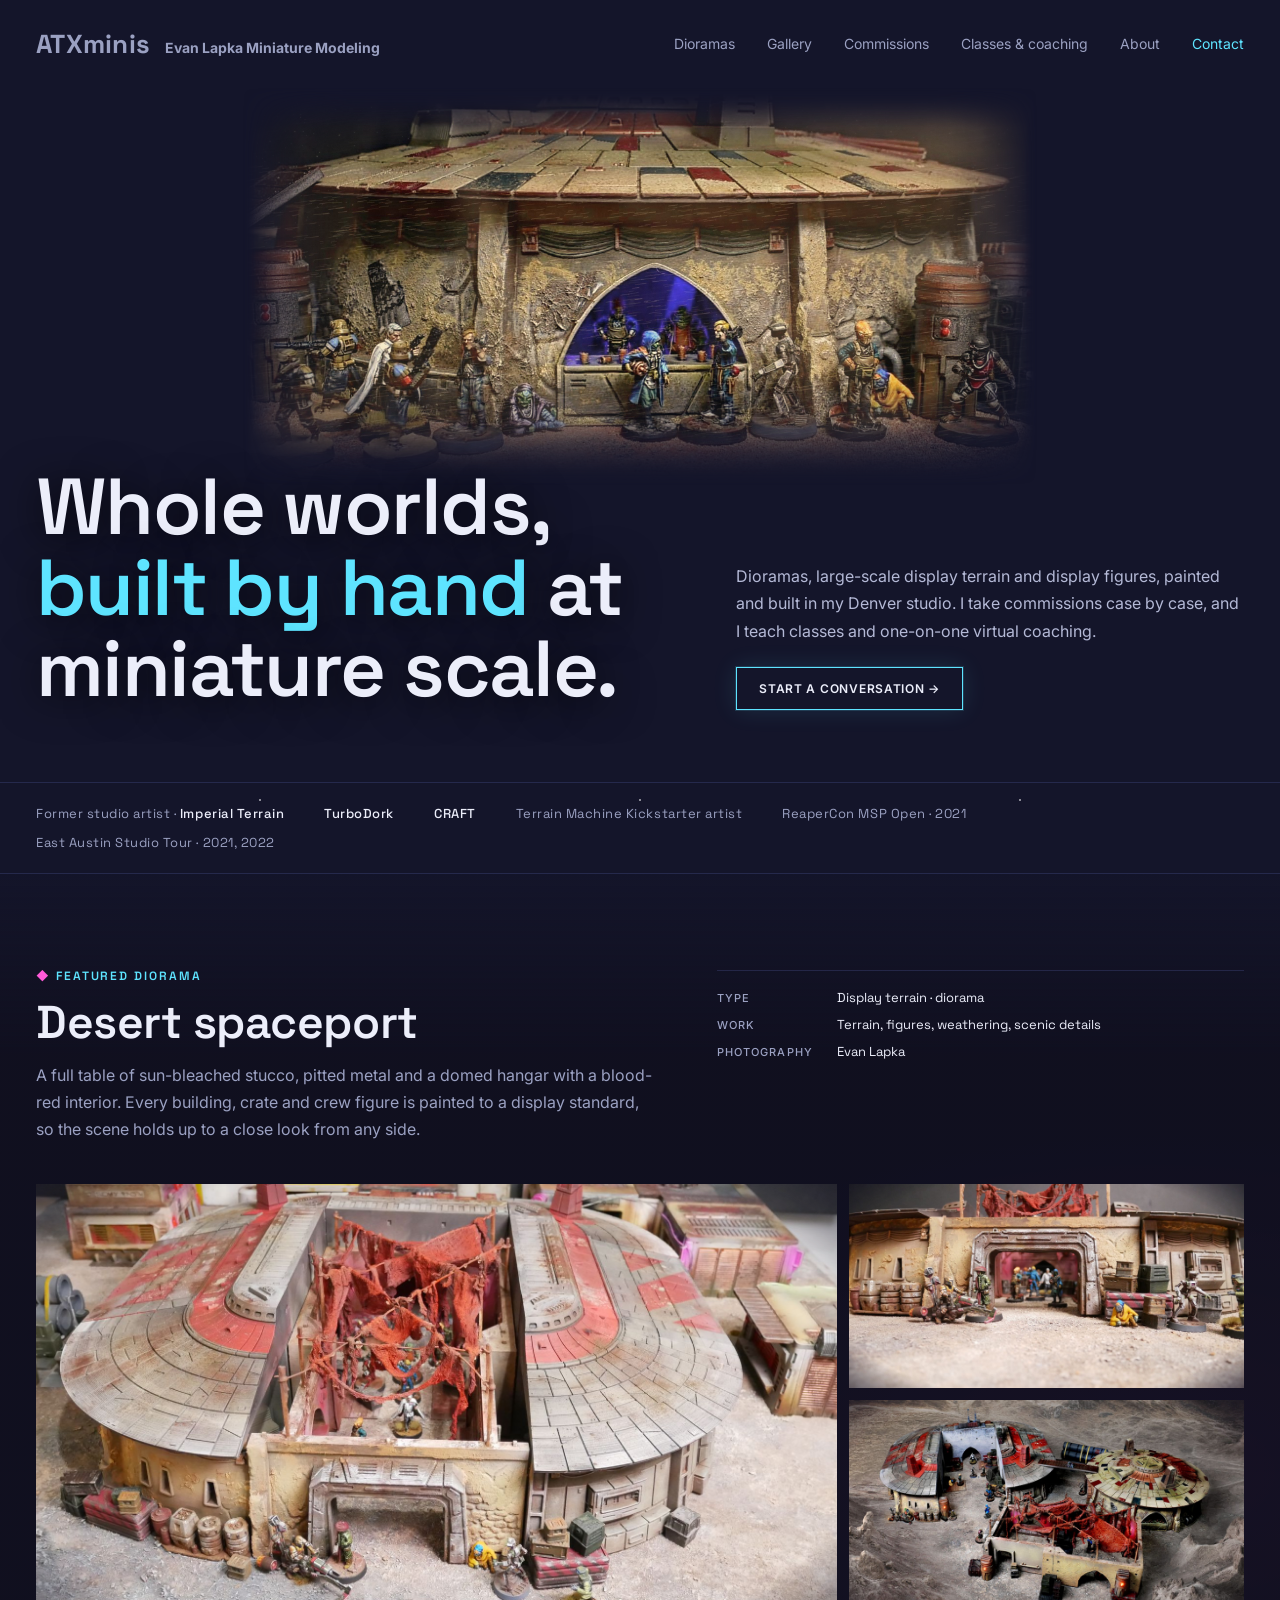
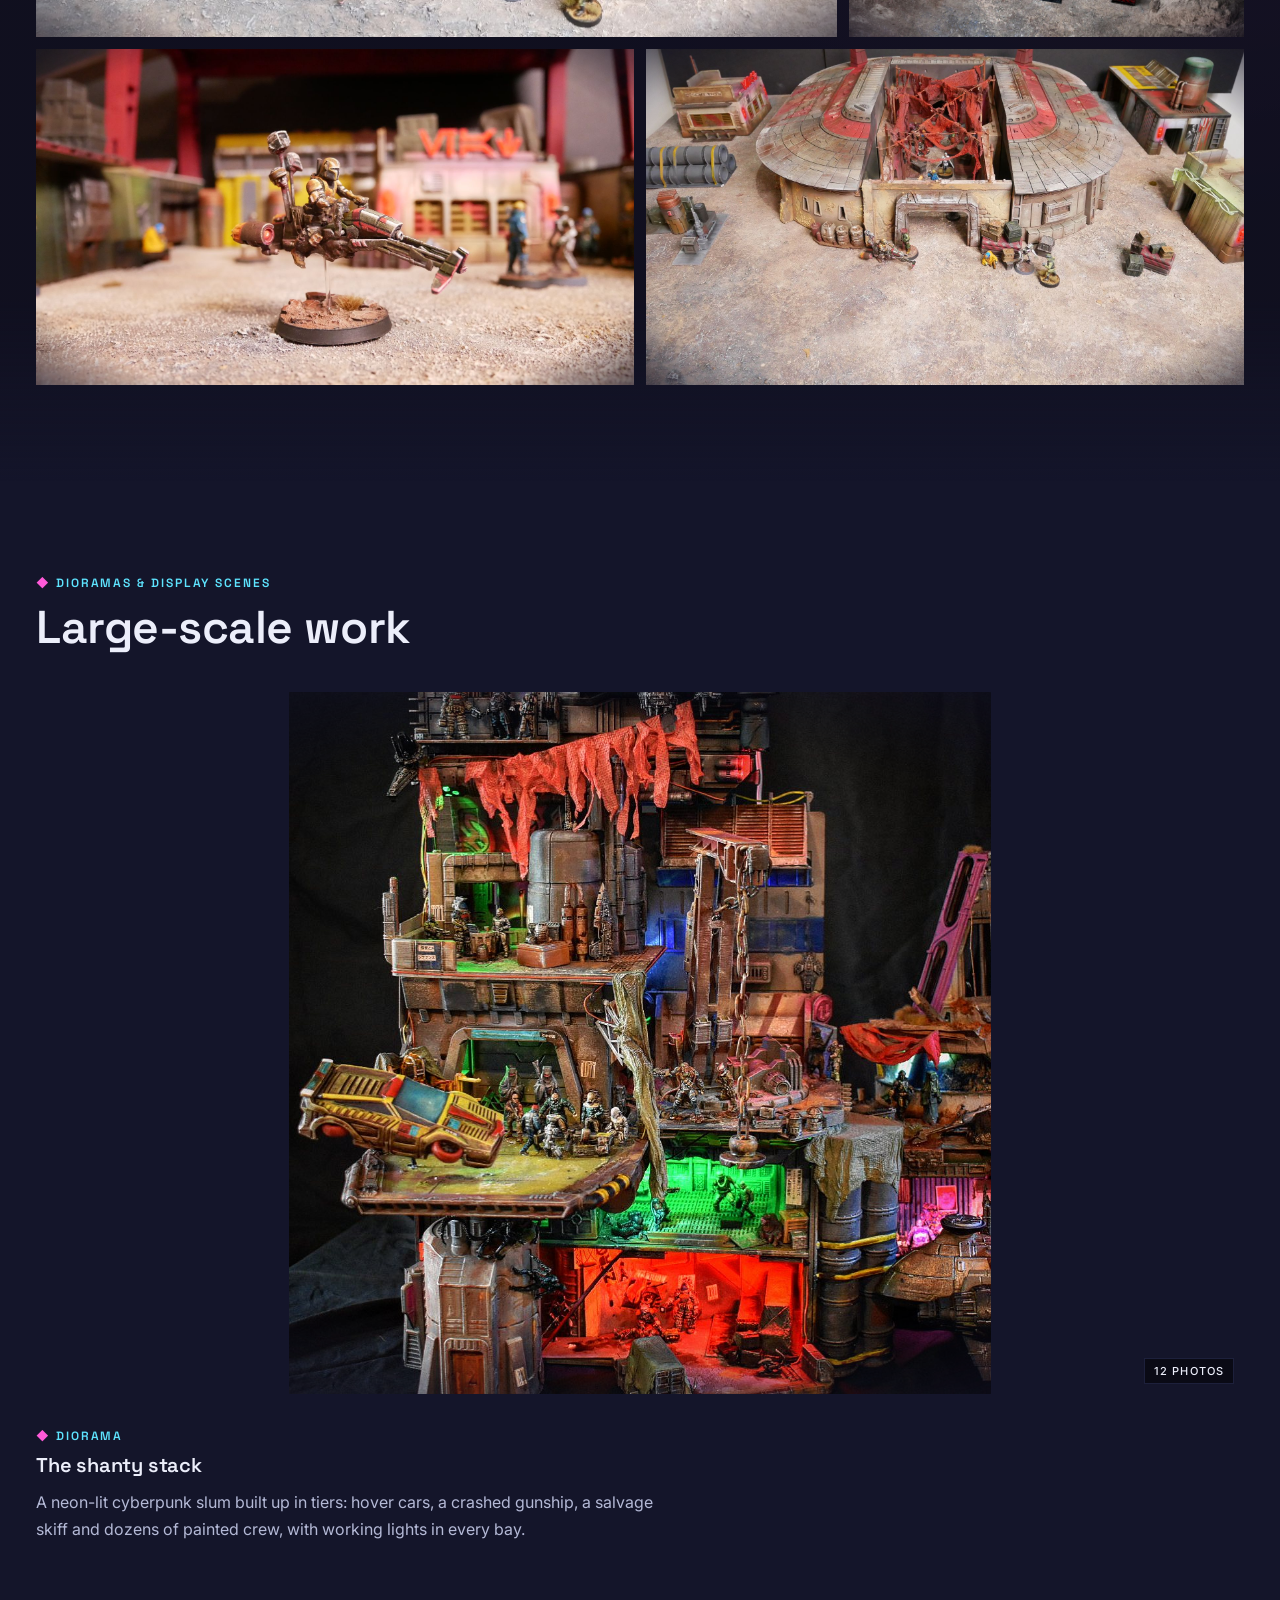
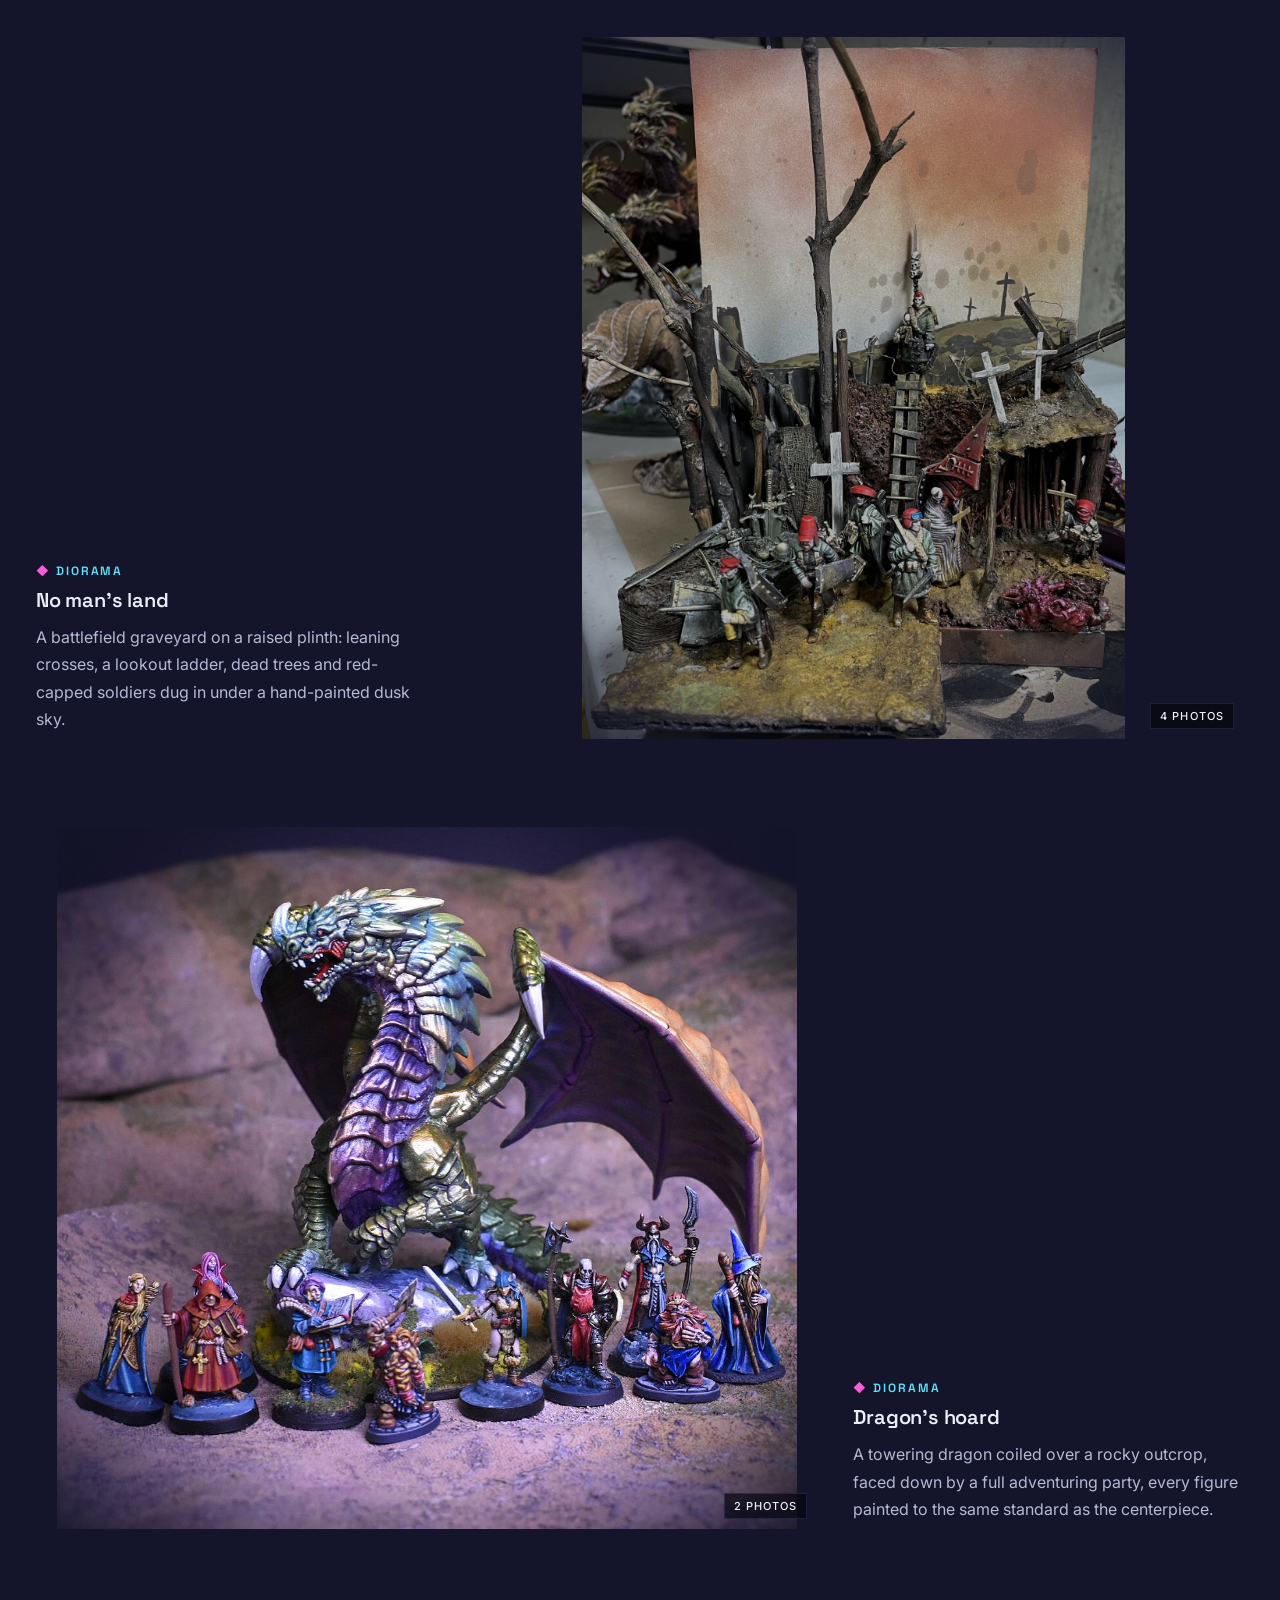
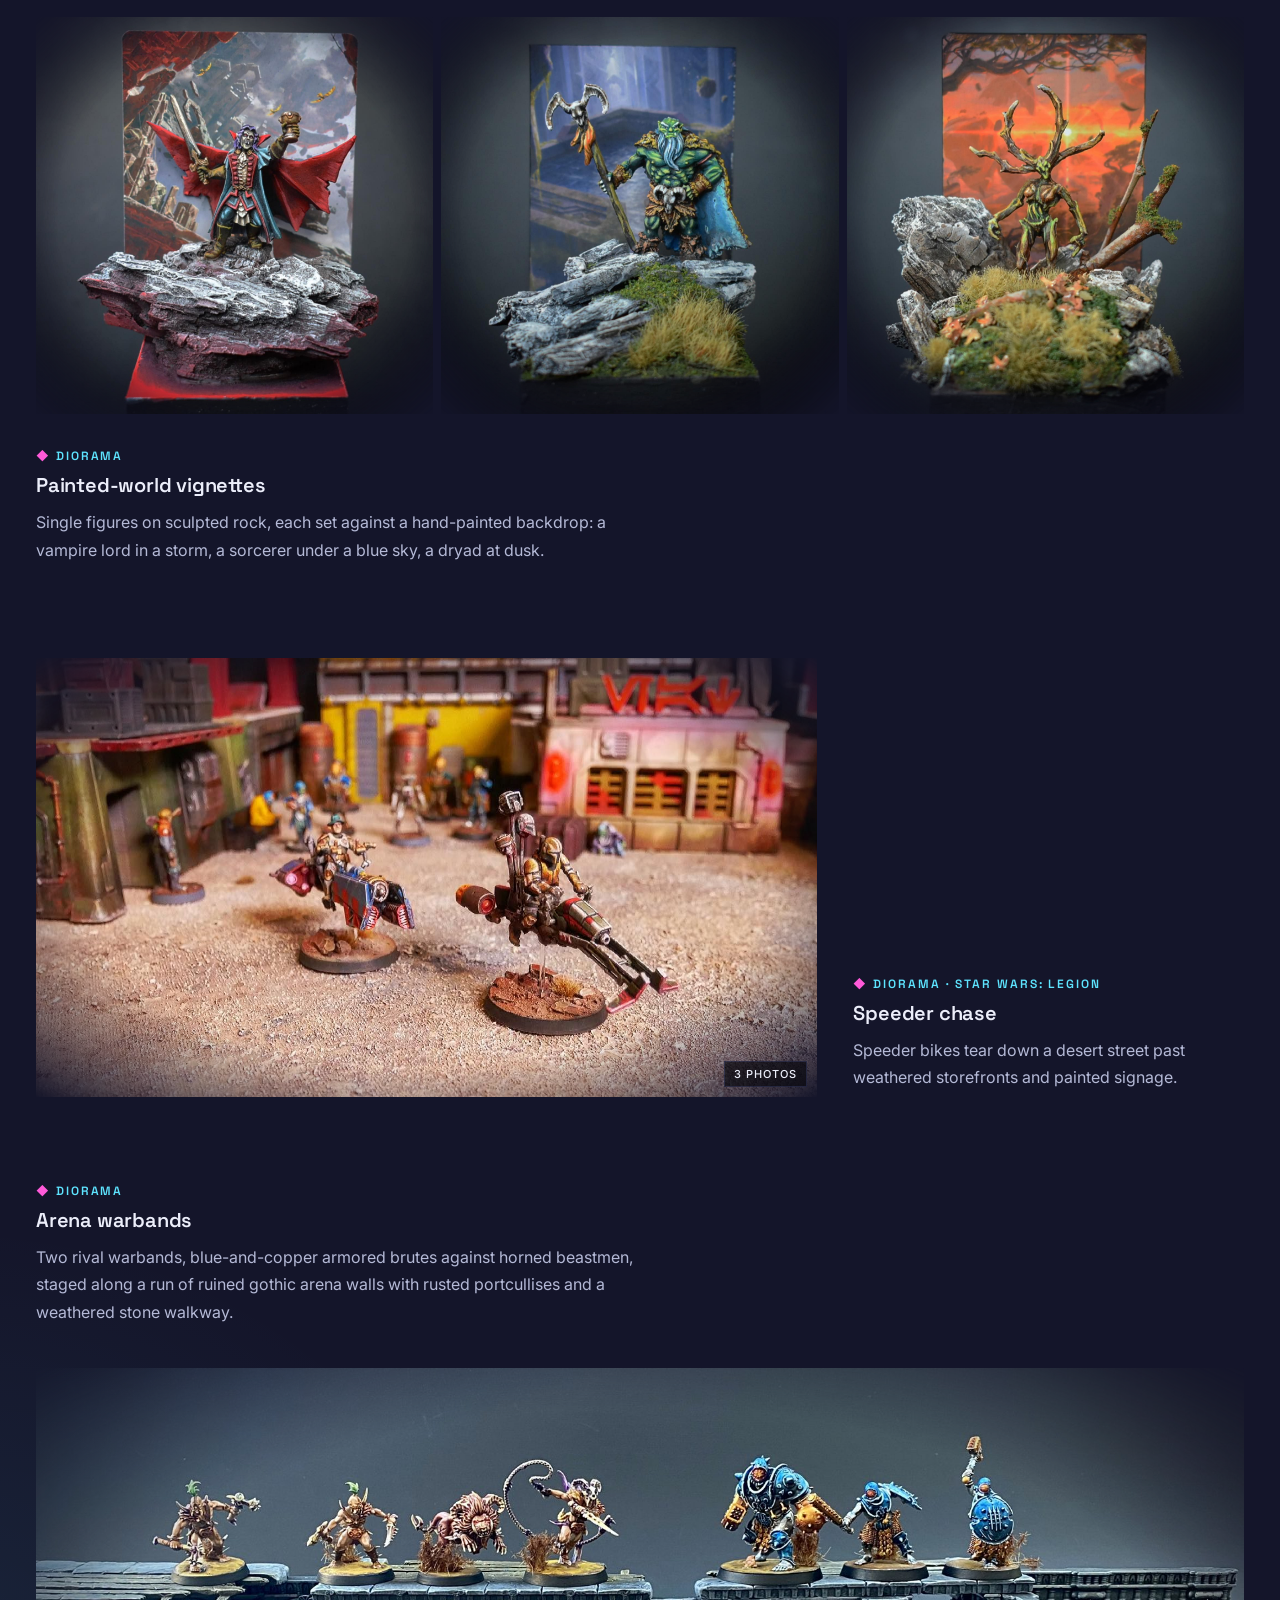
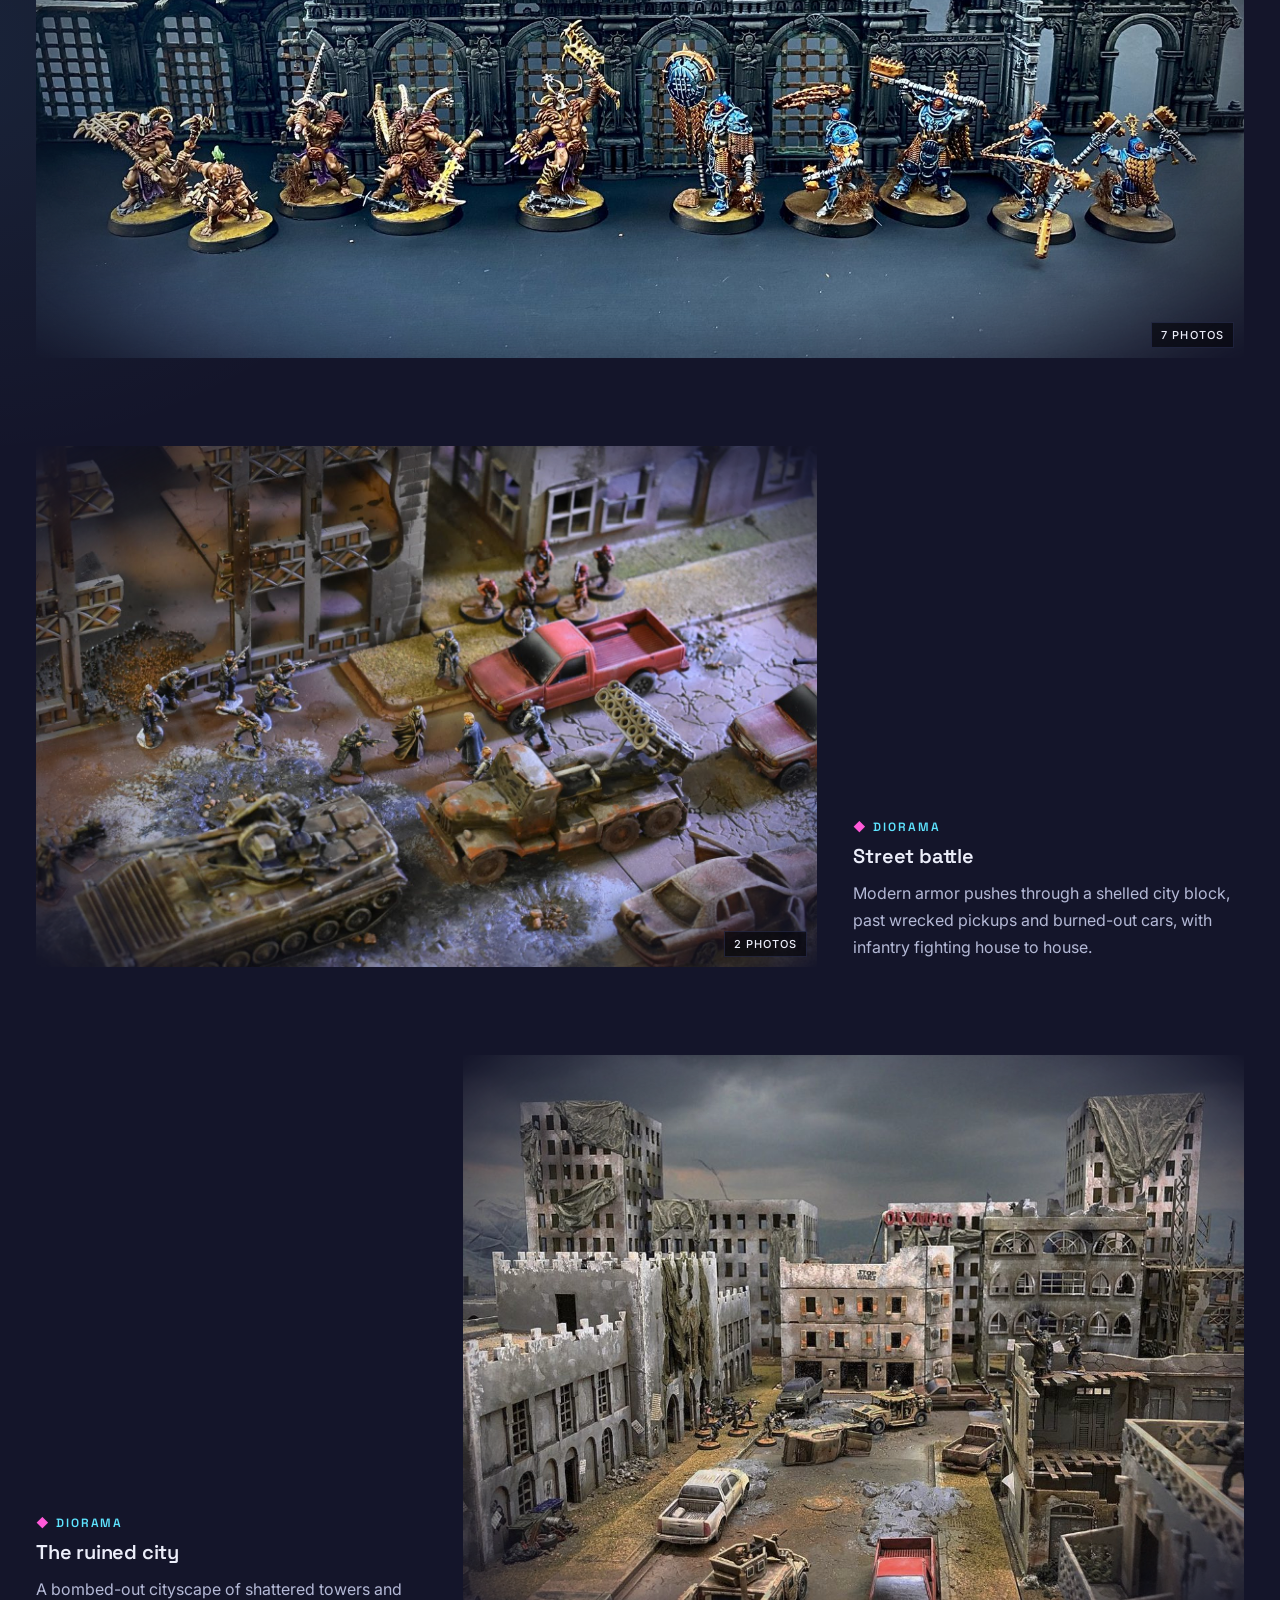
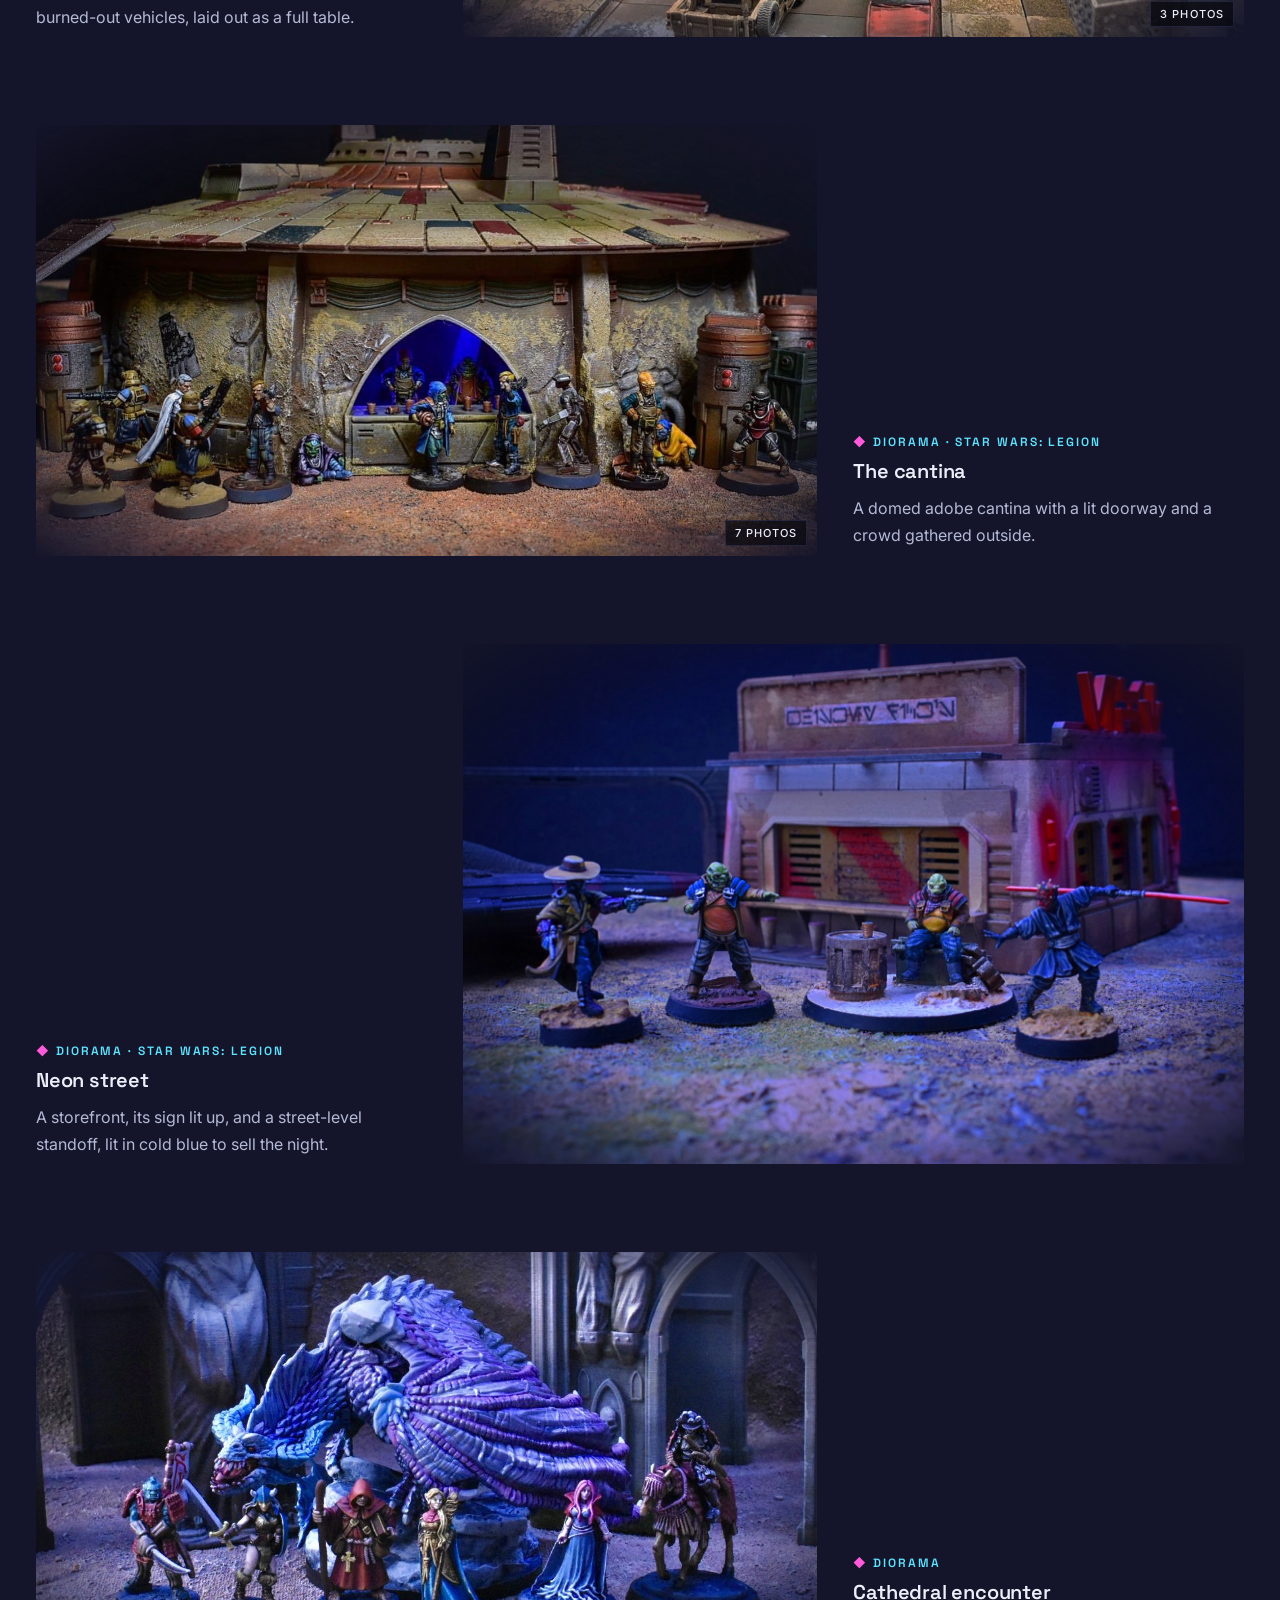
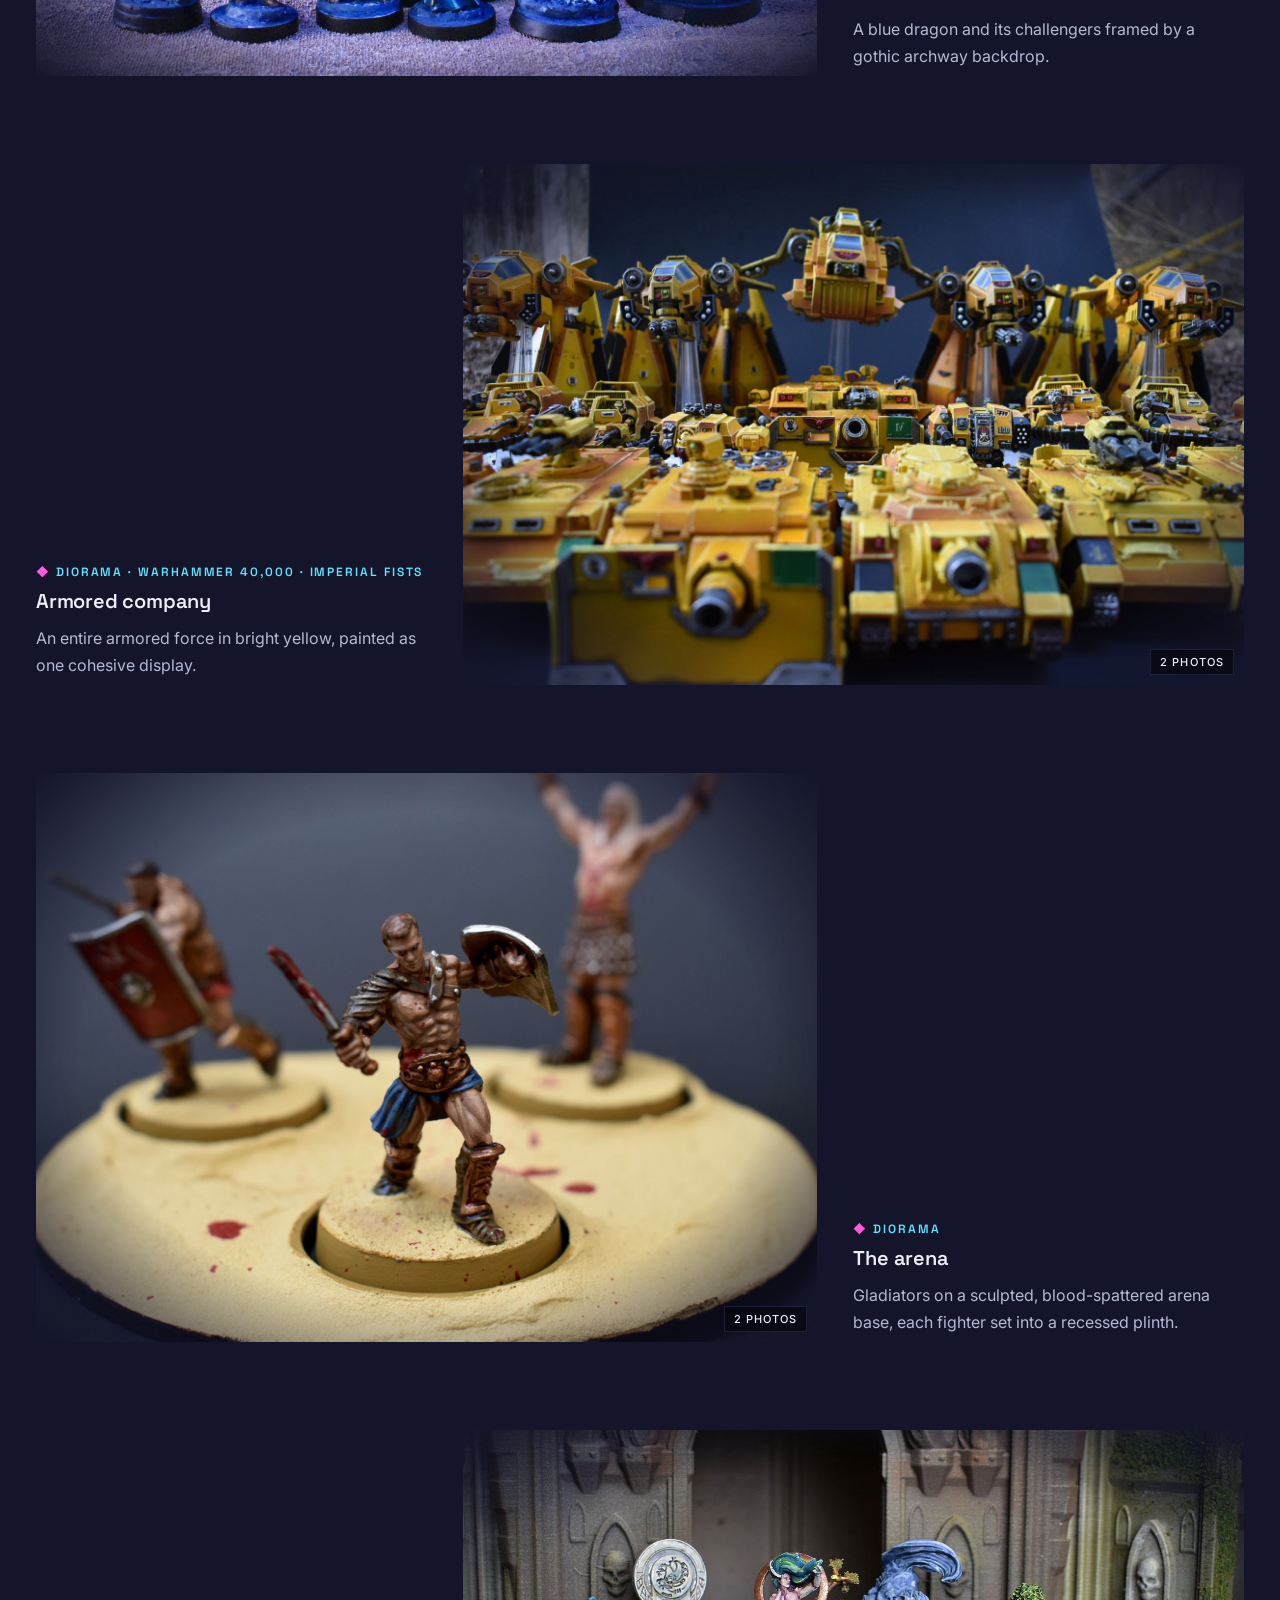
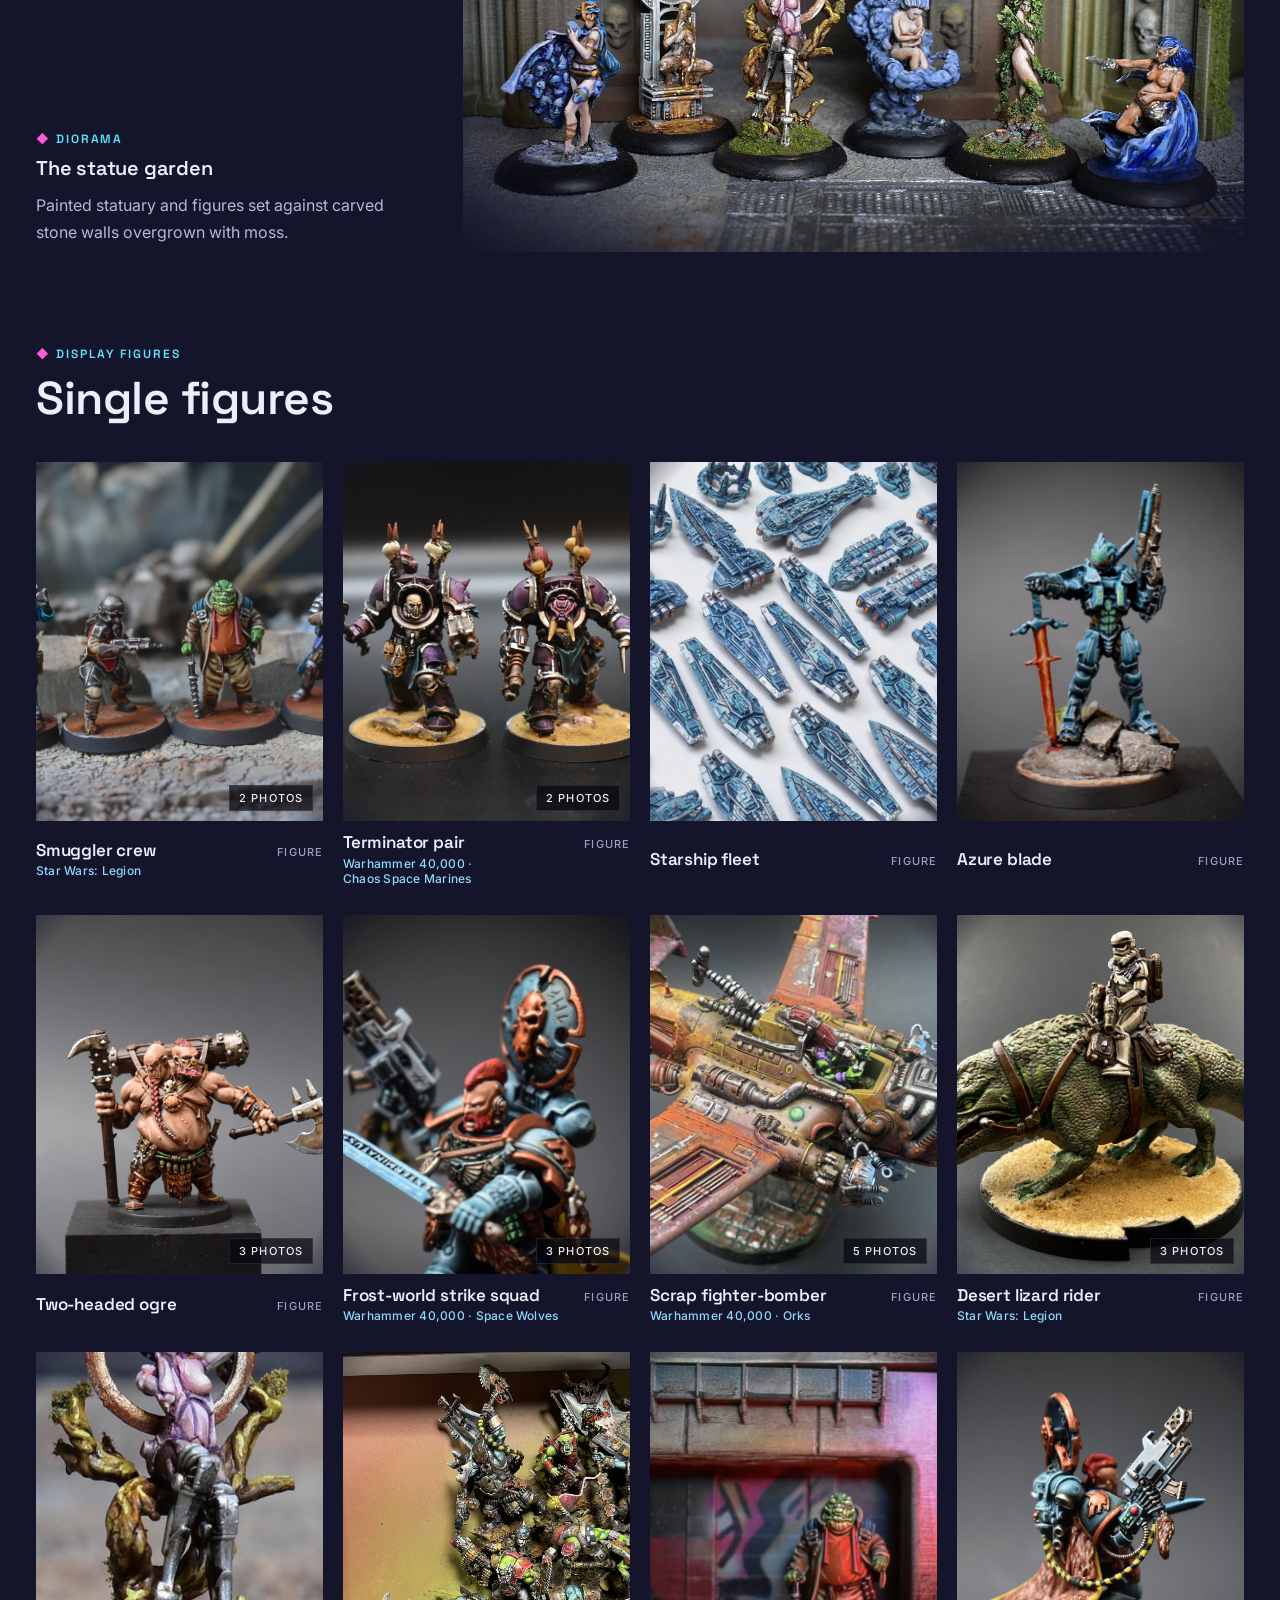
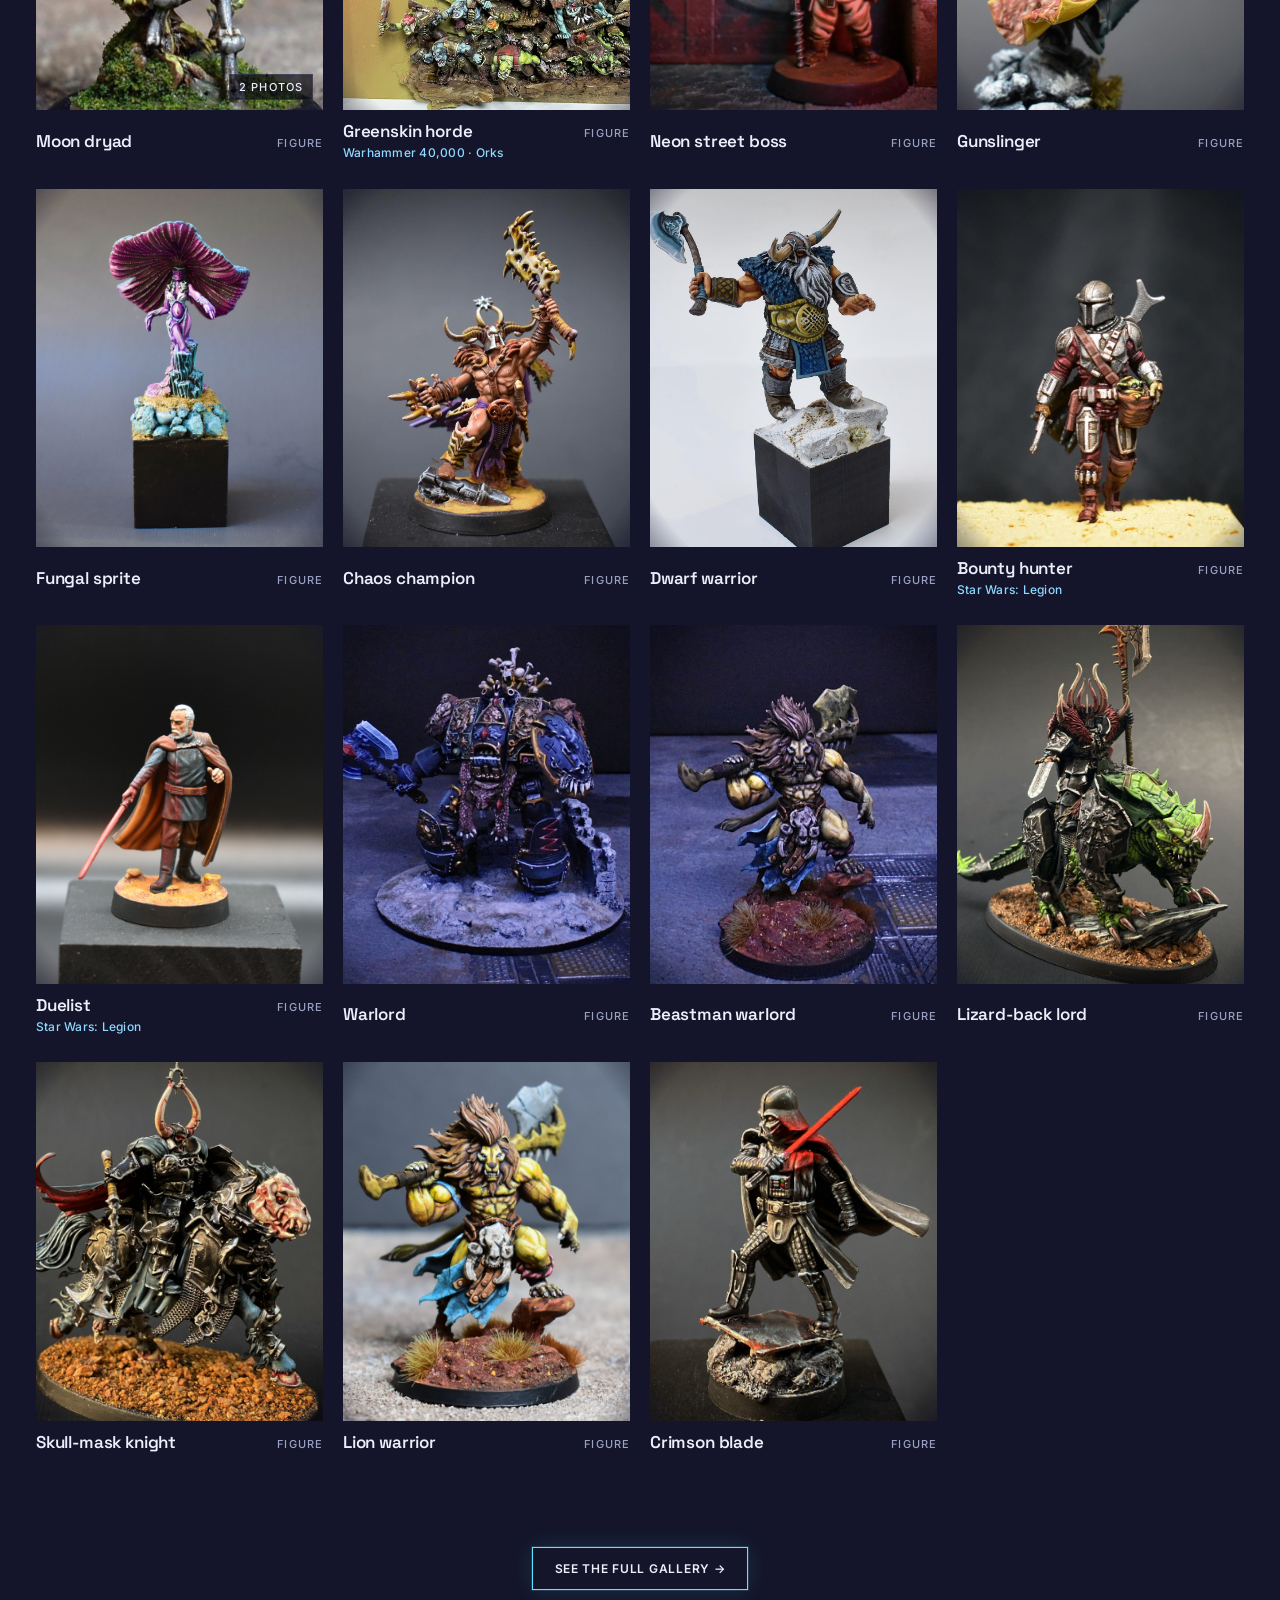
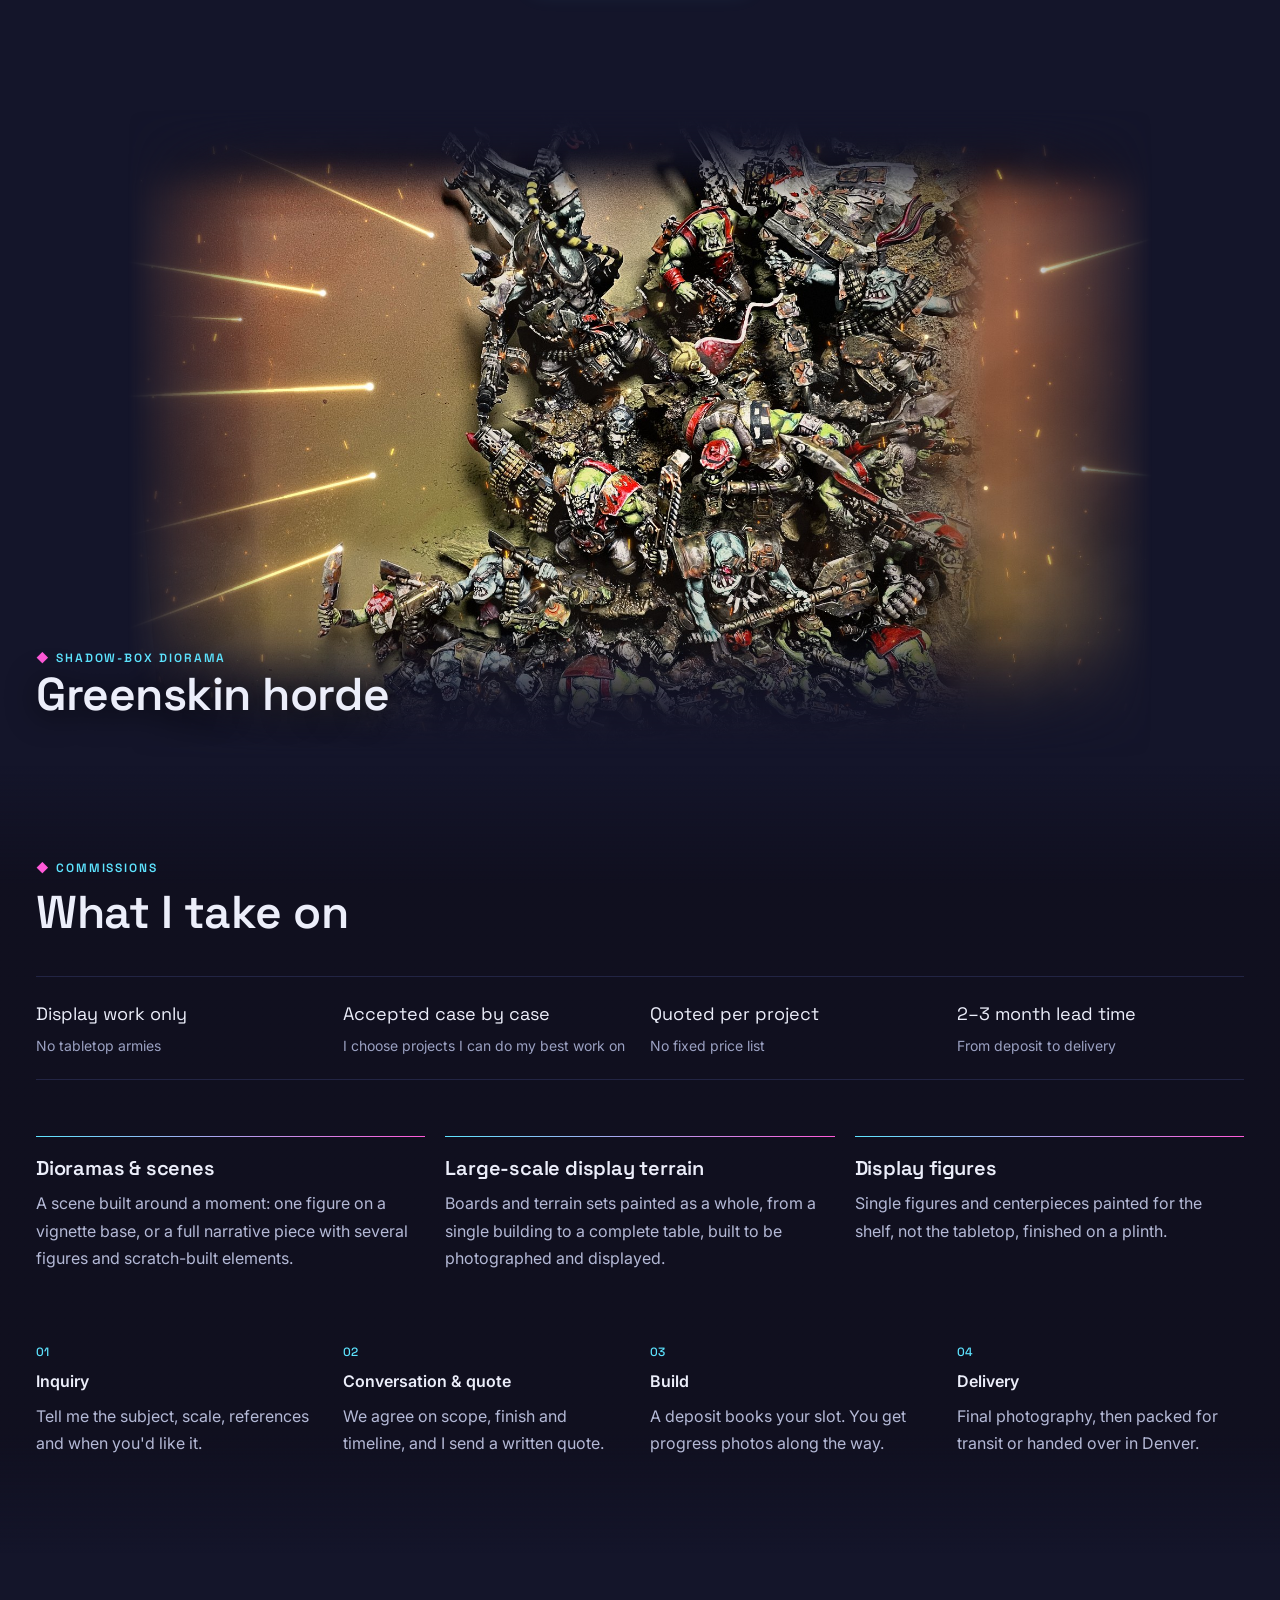
<file: index.html>
<!doctype html>
<html lang="en">
<head>
<meta charset="utf-8">
<meta name="viewport" content="width=device-width, initial-scale=1, viewport-fit=cover">
<title>ATXminis | Evan Lapka Miniature Modeling | Denver, CO</title>
<meta name="description" content="ATXminis: Evan Lapka Miniature Modeling. Display dioramas, large-scale terrain and display figures by commission, plus classes and virtual coaching. Denver, Colorado.">
<meta property="og:title" content="ATXminis | Evan Lapka Miniature Modeling">
<meta property="og:description" content="ATXminis: Evan Lapka Miniature Modeling. Display dioramas, large-scale terrain and display figures by commission, plus classes and virtual coaching. Denver, Colorado.">
<meta property="og:image" content="https://atxminis.com/img/hero-cantina.jpg">
<link rel="canonical" href="https://atxminis.com/">
<meta property="og:type" content="website">
<meta name="claude:viewport-fit-sides" content="cover">
<link rel="preconnect" href="https://fonts.googleapis.com">
<link rel="stylesheet" href="https://fonts.googleapis.com/css2?family=Space+Grotesk:wght@400;500;600;700&family=Inter:wght@400;500;600&display=swap">
<link rel="stylesheet" href="styles.css">
<style>body{margin:0} img{max-width:100%} [hidden]{display:none!important}</style>
</head>
<body>
<div class="wrap">
  <nav>
    <a class="mark" href="index.html">ATXminis <i>Evan Lapka Miniature Modeling</i></a>
    <ul>
      <li><a href="#scenes">Dioramas</a></li>
      <li><a href="gallery.html">Gallery</a></li>
      <li><a href="#commissions">Commissions</a></li>
      <li><a href="#teaching">Classes &amp; coaching</a></li>
      <li><a href="#about">About</a></li>
      <li><a class="cta" href="#inquire">Contact</a></li>
    </ul>
  </nav>
</div>

<header class="hero" id="top">
  <img src="img/hero-cantina.jpg" srcset="img/hero-cantina.jpg 2400w, img/hero-cantina-3840.jpg 3840w" sizes="100vw" alt="Cantina diorama: a domed adobe cantina with a lit bar, and a painted crew of smugglers and troopers out front" width="2400" height="1200">
  <div class="wrap hero-cap">
    <h1>Whole worlds, <em>built by hand</em> at miniature scale.</h1>
    <div>
      <p>Dioramas, large-scale display terrain and display figures, painted and built in my Denver studio. I take commissions case by case, and I teach classes and one-on-one virtual coaching.</p>
      <a class="btn" href="#inquire">Start a conversation →</a>
    </div>
  </div>
</header>

<div class="creds"><div class="wrap"><ul>
  <li>Former studio artist · <b>Imperial Terrain</b></li>
  <li><b>TurboDork</b></li>
  <li><b>CRAFT</b></li>
  <li>Terrain Machine Kickstarter artist</li>
  <li>ReaperCon MSP Open · 2021</li>
  <li>East Austin Studio Tour · 2021, 2022</li>
</ul></div></div>

<section class="feature" id="feature"><div class="wrap">
  <div class="feature-text">
    <div style="display:grid;gap:16px">
      <span class="eyebrow">Featured diorama</span>
      <h2>Desert spaceport</h2>
      <p style="color:var(--dim)">A full table of sun-bleached stucco, pitted metal and a domed hangar with a blood-red interior. Every building, crate and crew figure is painted to a display standard, so the scene holds up to a close look from any side.</p>
    </div>
    <dl class="specs">
      <dt>Type</dt><dd>Display terrain · diorama</dd>
      <dt>Work</dt><dd>Terrain, figures, weathering, scenic details</dd>
      <dt>Photography</dt><dd>Evan Lapka</dd>
    </dl>
  </div>
  <div class="feature-grid">
    <button class="fg-a" data-src="img/spaceport-1.jpg" data-cap="Desert spaceport · overview"><img src="img/spaceport-1.jpg" alt="Spaceport diorama overview" loading="lazy"></button>
    <button class="fg-b" data-src="img/spaceport-2.jpg" data-cap="Desert spaceport · hangar entrance"><img src="img/spaceport-2.jpg" alt="Hangar entrance" loading="lazy"></button>
    <button class="fg-c" data-src="img/spaceport-alt.jpg" data-cap="Desert spaceport · aerial"><img src="img/spaceport-alt.jpg" alt="Spaceport from above" loading="lazy"></button>
    <button class="fg-d" data-src="img/spaceport-3.jpg" data-cap="Desert spaceport · speeder"><img src="img/spaceport-3.jpg" alt="Speeder bike in front of a storefront" loading="lazy"></button>
    <button class="fg-e" data-src="img/spaceport-5.jpg" data-cap="Desert spaceport · full table"><img src="img/spaceport-5.jpg" alt="Full spaceport table" loading="lazy"></button>
  </div>
</div></section>

<section id="scenes"><div class="wrap">
  <div class="sec-head"><div><span class="eyebrow">Dioramas &amp; display scenes</span><h2>Large-scale work</h2></div></div>
  <div class="scenes">
    <article class="scene wide">
      <button class="scene-img" data-set="[[&quot;img/shanty-spire.jpg&quot;, &quot;The shanty stack&quot;], [&quot;img/shanty-lineup.jpg&quot;, &quot;The shanty stack&quot;], [&quot;img/shanty-hovercar.jpg&quot;, &quot;The shanty stack&quot;], [&quot;img/shanty-bar.jpg&quot;, &quot;The shanty stack&quot;], [&quot;img/shanty-bar-2.jpg&quot;, &quot;The shanty stack&quot;], [&quot;img/shanty-skiff.jpg&quot;, &quot;The shanty stack&quot;], [&quot;img/shanty-skiff-3.jpg&quot;, &quot;The shanty stack&quot;], [&quot;img/shanty-gunship.jpg&quot;, &quot;The shanty stack&quot;], [&quot;img/shanty-skiff-2.jpg&quot;, &quot;The shanty stack&quot;], [&quot;img/shanty-crane.jpg&quot;, &quot;The shanty stack&quot;], [&quot;img/shanty-stack.jpg&quot;, &quot;The shanty stack&quot;], [&quot;img/shanty-tower.jpg&quot;, &quot;The shanty stack&quot;]]"><img src="img/shanty-spire.jpg" alt="The shanty stack" loading="lazy"><span class="count">12 photos</span></button>
      <div class="scene-txt"><span class="eyebrow">Diorama</span><h3>The shanty stack</h3><p>A neon-lit cyberpunk slum built up in tiers: hover cars, a crashed gunship, a salvage skiff and dozens of painted crew, with working lights in every bay.</p></div>
    </article>
    <article class="scene">
      <button class="scene-img" data-set="[[&quot;img/graveyard-trench.jpg&quot;, &quot;No man's land&quot;], [&quot;img/graveyard-trench-2.jpg&quot;, &quot;No man's land&quot;], [&quot;img/graveyard-trench-3.jpg&quot;, &quot;No man's land&quot;], [&quot;img/graveyard-trench-4.jpg&quot;, &quot;No man's land&quot;]]"><img src="img/graveyard-trench.jpg" alt="No man's land" loading="lazy"><span class="count">4 photos</span></button>
      <div class="scene-txt"><span class="eyebrow">Diorama</span><h3>No man's land</h3><p>A battlefield graveyard on a raised plinth: leaning crosses, a lookout ladder, dead trees and red-capped soldiers dug in under a hand-painted dusk sky.</p></div>
    </article>
    <article class="scene">
      <button class="scene-img" data-set="[[&quot;img/dragon.jpg&quot;, &quot;Dragon's hoard&quot;], [&quot;img/dragon-detail.jpg&quot;, &quot;Dragon's hoard&quot;]]"><img src="img/dragon.jpg" alt="Dragon's hoard" loading="lazy"><span class="count">2 photos</span></button>
      <div class="scene-txt"><span class="eyebrow">Diorama</span><h3>Dragon's hoard</h3><p>A towering dragon coiled over a rocky outcrop, faced down by a full adventuring party, every figure painted to the same standard as the centerpiece.</p></div>
    </article>
    <article class="scene wide">
      <div class="trio"><button class="scene-img" data-set="[[&quot;img/vampire-vignette.jpg&quot;, &quot;Painted-world vignettes&quot;], [&quot;img/sorcerer-vignette.jpg&quot;, &quot;Painted-world vignettes&quot;], [&quot;img/dryad-vignette.jpg&quot;, &quot;Painted-world vignettes&quot;]]" data-i="0"><img src="img/vampire-vignette.jpg" alt="Painted-world vignettes" loading="lazy"></button><button class="scene-img" data-set="[[&quot;img/vampire-vignette.jpg&quot;, &quot;Painted-world vignettes&quot;], [&quot;img/sorcerer-vignette.jpg&quot;, &quot;Painted-world vignettes&quot;], [&quot;img/dryad-vignette.jpg&quot;, &quot;Painted-world vignettes&quot;]]" data-i="1"><img src="img/sorcerer-vignette.jpg" alt="Painted-world vignettes" loading="lazy"></button><button class="scene-img" data-set="[[&quot;img/vampire-vignette.jpg&quot;, &quot;Painted-world vignettes&quot;], [&quot;img/sorcerer-vignette.jpg&quot;, &quot;Painted-world vignettes&quot;], [&quot;img/dryad-vignette.jpg&quot;, &quot;Painted-world vignettes&quot;]]" data-i="2"><img src="img/dryad-vignette.jpg" alt="Painted-world vignettes" loading="lazy"></button></div>
      <div class="scene-txt"><span class="eyebrow">Diorama</span><h3>Painted-world vignettes</h3><p>Single figures on sculpted rock, each set against a hand-painted backdrop: a vampire lord in a storm, a sorcerer under a blue sky, a dryad at dusk.</p></div>
    </article>
    <article class="scene">
      <button class="scene-img" data-set="[[&quot;img/speeder-chase.jpg&quot;, &quot;Speeder chase \u00b7 Star Wars: Legion&quot;], [&quot;img/speeder-bike.jpg&quot;, &quot;Speeder chase \u00b7 Star Wars: Legion&quot;], [&quot;img/speeder-bike-2.jpg&quot;, &quot;Speeder chase \u00b7 Star Wars: Legion&quot;]]"><img src="img/speeder-chase.jpg" alt="Speeder chase" loading="lazy"><span class="count">3 photos</span></button>
      <div class="scene-txt"><span class="eyebrow">Diorama · Star Wars: Legion</span><h3>Speeder chase</h3><p>Speeder bikes tear down a desert street past weathered storefronts and painted signage.</p></div>
    </article>
    <article class="scene wide">
      <button class="scene-img" data-set="[[&quot;img/arena-warbands.jpg&quot;, &quot;Arena warbands&quot;], [&quot;img/arena-warbands-6.jpg&quot;, &quot;Arena warbands&quot;], [&quot;img/arena-warbands-7.jpg&quot;, &quot;Arena warbands&quot;], [&quot;img/arena-warbands-2.jpg&quot;, &quot;Arena warbands&quot;], [&quot;img/arena-warbands-3.jpg&quot;, &quot;Arena warbands&quot;], [&quot;img/arena-warbands-4.jpg&quot;, &quot;Arena warbands&quot;], [&quot;img/arena-warbands-5.jpg&quot;, &quot;Arena warbands&quot;]]"><img src="img/arena-warbands.jpg" alt="Arena warbands" loading="lazy"><span class="count">7 photos</span></button>
      <div class="scene-txt"><span class="eyebrow">Diorama</span><h3>Arena warbands</h3><p>Two rival warbands, blue-and-copper armored brutes against horned beastmen, staged along a run of ruined gothic arena walls with rusted portcullises and a weathered stone walkway.</p></div>
    </article>
    <article class="scene">
      <button class="scene-img" data-set="[[&quot;img/street-battle.jpg&quot;, &quot;Street battle&quot;], [&quot;img/street-battle-2.jpg&quot;, &quot;Street battle&quot;]]"><img src="img/street-battle.jpg" alt="Street battle" loading="lazy"><span class="count">2 photos</span></button>
      <div class="scene-txt"><span class="eyebrow">Diorama</span><h3>Street battle</h3><p>Modern armor pushes through a shelled city block, past wrecked pickups and burned-out cars, with infantry fighting house to house.</p></div>
    </article>
    <article class="scene">
      <button class="scene-img" data-set="[[&quot;img/ruined-city-3.jpg&quot;, &quot;The ruined city&quot;], [&quot;img/ruined-city.jpg&quot;, &quot;The ruined city&quot;], [&quot;img/ruined-city-2.jpg&quot;, &quot;The ruined city&quot;]]"><img src="img/ruined-city-3.jpg" alt="The ruined city" loading="lazy"><span class="count">3 photos</span></button>
      <div class="scene-txt"><span class="eyebrow">Diorama</span><h3>The ruined city</h3><p>A bombed-out cityscape of shattered towers and burned-out vehicles, laid out as a full table.</p></div>
    </article>
    <article class="scene">
      <button class="scene-img" data-set="[[&quot;img/cantina-bar.jpg&quot;, &quot;The cantina \u00b7 Star Wars: Legion&quot;], [&quot;img/cantina-gate.jpg&quot;, &quot;The cantina \u00b7 Star Wars: Legion&quot;], [&quot;img/cantina.jpg&quot;, &quot;The cantina \u00b7 Star Wars: Legion&quot;], [&quot;img/cantina-door.jpg&quot;, &quot;The cantina \u00b7 Star Wars: Legion&quot;], [&quot;img/cantina-arch.jpg&quot;, &quot;The cantina \u00b7 Star Wars: Legion&quot;], [&quot;img/cantina-crew.jpg&quot;, &quot;The cantina \u00b7 Star Wars: Legion&quot;], [&quot;img/cantina-yard.jpg&quot;, &quot;The cantina \u00b7 Star Wars: Legion&quot;]]"><img src="img/cantina-bar.jpg" alt="The cantina" loading="lazy"><span class="count">7 photos</span></button>
      <div class="scene-txt"><span class="eyebrow">Diorama · Star Wars: Legion</span><h3>The cantina</h3><p>A domed adobe cantina with a lit doorway and a crowd gathered outside.</p></div>
    </article>
    <article class="scene">
      <button class="scene-img" data-set="[[&quot;img/street.jpg&quot;, &quot;Neon street \u00b7 Star Wars: Legion&quot;]]"><img src="img/street.jpg" alt="Neon street" loading="lazy"></button>
      <div class="scene-txt"><span class="eyebrow">Diorama · Star Wars: Legion</span><h3>Neon street</h3><p>A storefront, its sign lit up, and a street-level standoff, lit in cold blue to sell the night.</p></div>
    </article>
    <article class="scene">
      <button class="scene-img" data-set="[[&quot;img/blue-dragon.jpg&quot;, &quot;Cathedral encounter&quot;]]"><img src="img/blue-dragon.jpg" alt="Cathedral encounter" loading="lazy"></button>
      <div class="scene-txt"><span class="eyebrow">Diorama</span><h3>Cathedral encounter</h3><p>A blue dragon and its challengers framed by a gothic archway backdrop.</p></div>
    </article>
    <article class="scene">
      <button class="scene-img" data-set="[[&quot;img/armored-company.jpg&quot;, &quot;Armored company \u00b7 Warhammer 40,000 \u00b7 Imperial Fists&quot;], [&quot;img/armored-company-2.jpg&quot;, &quot;Armored company \u00b7 Warhammer 40,000 \u00b7 Imperial Fists&quot;]]"><img src="img/armored-company.jpg" alt="Armored company" loading="lazy"><span class="count">2 photos</span></button>
      <div class="scene-txt"><span class="eyebrow">Diorama · Warhammer 40,000 · Imperial Fists</span><h3>Armored company</h3><p>An entire armored force in bright yellow, painted as one cohesive display.</p></div>
    </article>
    <article class="scene">
      <button class="scene-img" data-set="[[&quot;img/arena.jpg&quot;, &quot;The arena&quot;], [&quot;img/arena-2.jpg&quot;, &quot;The arena&quot;]]"><img src="img/arena.jpg" alt="The arena" loading="lazy"><span class="count">2 photos</span></button>
      <div class="scene-txt"><span class="eyebrow">Diorama</span><h3>The arena</h3><p>Gladiators on a sculpted, blood-spattered arena base, each fighter set into a recessed plinth.</p></div>
    </article>
    <article class="scene">
      <button class="scene-img" data-set="[[&quot;img/statues.jpg&quot;, &quot;The statue garden&quot;]]"><img src="img/statues.jpg" alt="The statue garden" loading="lazy"></button>
      <div class="scene-txt"><span class="eyebrow">Diorama</span><h3>The statue garden</h3><p>Painted statuary and figures set against carved stone walls overgrown with moss.</p></div>
    </article>
  </div>
</div></section>

<section id="figures" style="padding-top:0"><div class="wrap">
  <div class="sec-head"><div><span class="eyebrow">Display figures</span><h2>Single figures</h2></div></div>
  <div class="grid">
<button class="work" data-set="[[&quot;img/smuggler-crew.jpg&quot;, &quot;Smuggler crew \u00b7 Star Wars: Legion&quot;], [&quot;img/smuggler-crew-2.jpg&quot;, &quot;Smuggler crew \u00b7 Star Wars: Legion&quot;]]"><div class="ph"><img src="img/smuggler-crew.jpg" alt="Smuggler crew" loading="lazy"><span class="count">2 photos</span></div><div class="meta"><h3>Smuggler crew<small class="sys">Star Wars: Legion</small></h3><span class="cat">Figure</span></div></button><button class="work" data-set="[[&quot;img/daemon-pair-hd.jpg&quot;, &quot;Terminator pair \u00b7 Warhammer 40,000 \u00b7 Chaos Space Marines&quot;], [&quot;img/daemon-pair.jpg&quot;, &quot;Terminator pair \u00b7 Warhammer 40,000 \u00b7 Chaos Space Marines&quot;]]"><div class="ph"><img src="img/daemon-pair-hd.jpg" alt="Terminator pair" loading="lazy"><span class="count">2 photos</span></div><div class="meta"><h3>Terminator pair<small class="sys">Warhammer 40,000 · Chaos Space Marines</small></h3><span class="cat">Figure</span></div></button><button class="work" data-set="[[&quot;img/star-fleet.jpg&quot;, &quot;Starship fleet&quot;]]"><div class="ph"><img src="img/star-fleet.jpg" alt="Starship fleet" loading="lazy"></div><div class="meta"><h3>Starship fleet</h3><span class="cat">Figure</span></div></button><button class="work" data-set="[[&quot;img/azure-blade.jpg&quot;, &quot;Azure blade&quot;]]"><div class="ph"><img src="img/azure-blade.jpg" alt="Azure blade" loading="lazy"></div><div class="meta"><h3>Azure blade</h3><span class="cat">Figure</span></div></button><button class="work" data-set="[[&quot;img/ogre.jpg&quot;, &quot;Two-headed ogre&quot;], [&quot;img/ogre-3.jpg&quot;, &quot;Two-headed ogre&quot;], [&quot;img/ogre-2.jpg&quot;, &quot;Two-headed ogre&quot;]]"><div class="ph"><img src="img/ogre.jpg" alt="Two-headed ogre" loading="lazy"><span class="count">3 photos</span></div><div class="meta"><h3>Two-headed ogre</h3><span class="cat">Figure</span></div></button><button class="work" data-set="[[&quot;img/frost-captain.jpg&quot;, &quot;Frost-world strike squad \u00b7 Warhammer 40,000 \u00b7 Space Wolves&quot;], [&quot;img/frost-captain-2.jpg&quot;, &quot;Frost-world strike squad \u00b7 Warhammer 40,000 \u00b7 Space Wolves&quot;], [&quot;img/frost-squad.jpg&quot;, &quot;Frost-world strike squad \u00b7 Warhammer 40,000 \u00b7 Space Wolves&quot;]]"><div class="ph"><img src="img/frost-captain.jpg" alt="Frost-world strike squad" loading="lazy"><span class="count">3 photos</span></div><div class="meta"><h3>Frost-world strike squad<small class="sys">Warhammer 40,000 · Space Wolves</small></h3><span class="cat">Figure</span></div></button><button class="work" data-set="[[&quot;img/scrap-bomber-hd.jpg&quot;, &quot;Scrap fighter-bomber \u00b7 Warhammer 40,000 \u00b7 Orks&quot;], [&quot;img/scrap-bomber-hd-2.jpg&quot;, &quot;Scrap fighter-bomber \u00b7 Warhammer 40,000 \u00b7 Orks&quot;], [&quot;img/scrap-bomber-hd-3.jpg&quot;, &quot;Scrap fighter-bomber \u00b7 Warhammer 40,000 \u00b7 Orks&quot;], [&quot;img/scrap-bomber-2.jpg&quot;, &quot;Scrap fighter-bomber \u00b7 Warhammer 40,000 \u00b7 Orks&quot;], [&quot;img/scrap-bomber.jpg&quot;, &quot;Scrap fighter-bomber \u00b7 Warhammer 40,000 \u00b7 Orks&quot;]]"><div class="ph"><img src="img/scrap-bomber-hd.jpg" alt="Scrap fighter-bomber" loading="lazy"><span class="count">5 photos</span></div><div class="meta"><h3>Scrap fighter-bomber<small class="sys">Warhammer 40,000 · Orks</small></h3><span class="cat">Figure</span></div></button><button class="work" data-set="[[&quot;img/beast-rider-2.jpg&quot;, &quot;Desert lizard rider \u00b7 Star Wars: Legion&quot;], [&quot;img/beast-rider-3.jpg&quot;, &quot;Desert lizard rider \u00b7 Star Wars: Legion&quot;], [&quot;img/beast-rider-4.jpg&quot;, &quot;Desert lizard rider \u00b7 Star Wars: Legion&quot;]]"><div class="ph"><img src="img/beast-rider-2.jpg" alt="Desert lizard rider" loading="lazy"><span class="count">3 photos</span></div><div class="meta"><h3>Desert lizard rider<small class="sys">Star Wars: Legion</small></h3><span class="cat">Figure</span></div></button><button class="work" data-set="[[&quot;img/moon-dryad.jpg&quot;, &quot;Moon dryad&quot;], [&quot;img/moon-dryad-2.jpg&quot;, &quot;Moon dryad&quot;]]"><div class="ph"><img src="img/moon-dryad.jpg" alt="Moon dryad" loading="lazy"><span class="count">2 photos</span></div><div class="meta"><h3>Moon dryad</h3><span class="cat">Figure</span></div></button><button class="work" data-set="[[&quot;img/greenskin-horde.jpg&quot;, &quot;Greenskin horde \u00b7 Warhammer 40,000 \u00b7 Orks&quot;]]"><div class="ph"><img src="img/greenskin-horde.jpg" alt="Greenskin horde" loading="lazy"></div><div class="meta"><h3>Greenskin horde<small class="sys">Warhammer 40,000 · Orks</small></h3><span class="cat">Figure</span></div></button><button class="work" data-set="[[&quot;img/neon-boss.jpg&quot;, &quot;Neon street boss&quot;]]"><div class="ph"><img src="img/neon-boss.jpg" alt="Neon street boss" loading="lazy"></div><div class="meta"><h3>Neon street boss</h3><span class="cat">Figure</span></div></button><button class="work" data-set="[[&quot;img/gunslinger.jpg&quot;, &quot;Gunslinger&quot;]]"><div class="ph"><img src="img/gunslinger.jpg" alt="Gunslinger" loading="lazy"></div><div class="meta"><h3>Gunslinger</h3><span class="cat">Figure</span></div></button><button class="work" data-set="[[&quot;img/mushroom.jpg&quot;, &quot;Fungal sprite&quot;]]"><div class="ph"><img src="img/mushroom.jpg" alt="Fungal sprite" loading="lazy"></div><div class="meta"><h3>Fungal sprite</h3><span class="cat">Figure</span></div></button><button class="work" data-set="[[&quot;img/champion.jpg&quot;, &quot;Chaos champion&quot;]]"><div class="ph"><img src="img/champion.jpg" alt="Chaos champion" loading="lazy"></div><div class="meta"><h3>Chaos champion</h3><span class="cat">Figure</span></div></button><button class="work" data-set="[[&quot;img/dwarf.jpg&quot;, &quot;Dwarf warrior&quot;]]"><div class="ph"><img src="img/dwarf.jpg" alt="Dwarf warrior" loading="lazy"></div><div class="meta"><h3>Dwarf warrior</h3><span class="cat">Figure</span></div></button><button class="work" data-set="[[&quot;img/hunter.jpg&quot;, &quot;Bounty hunter \u00b7 Star Wars: Legion&quot;]]"><div class="ph"><img src="img/hunter.jpg" alt="Bounty hunter" loading="lazy"></div><div class="meta"><h3>Bounty hunter<small class="sys">Star Wars: Legion</small></h3><span class="cat">Figure</span></div></button><button class="work" data-set="[[&quot;img/duelist.jpg&quot;, &quot;Duelist \u00b7 Star Wars: Legion&quot;]]"><div class="ph"><img src="img/duelist.jpg" alt="Duelist" loading="lazy"></div><div class="meta"><h3>Duelist<small class="sys">Star Wars: Legion</small></h3><span class="cat">Figure</span></div></button><button class="work" data-set="[[&quot;img/warlord.jpg&quot;, &quot;Warlord&quot;]]"><div class="ph"><img src="img/warlord.jpg" alt="Warlord" loading="lazy"></div><div class="meta"><h3>Warlord</h3><span class="cat">Figure</span></div></button><button class="work" data-set="[[&quot;img/beast.jpg&quot;, &quot;Beastman warlord&quot;]]"><div class="ph"><img src="img/beast.jpg" alt="Beastman warlord" loading="lazy"></div><div class="meta"><h3>Beastman warlord</h3><span class="cat">Figure</span></div></button><button class="work" data-set="[[&quot;img/lizard-lord.jpg&quot;, &quot;Lizard-back lord&quot;]]"><div class="ph"><img src="img/lizard-lord.jpg" alt="Lizard-back lord" loading="lazy"></div><div class="meta"><h3>Lizard-back lord</h3><span class="cat">Figure</span></div></button><button class="work" data-set="[[&quot;img/skull-knight.jpg&quot;, &quot;Skull-mask knight&quot;]]"><div class="ph"><img src="img/skull-knight.jpg" alt="Skull-mask knight" loading="lazy"></div><div class="meta"><h3>Skull-mask knight</h3><span class="cat">Figure</span></div></button><button class="work" data-set="[[&quot;img/lion-warrior.jpg&quot;, &quot;Lion warrior&quot;]]"><div class="ph"><img src="img/lion-warrior.jpg" alt="Lion warrior" loading="lazy"></div><div class="meta"><h3>Lion warrior</h3><span class="cat">Figure</span></div></button><button class="work" data-set="[[&quot;img/crimson-blade.jpg&quot;, &quot;Crimson blade&quot;]]"><div class="ph"><img src="img/crimson-blade.jpg" alt="Crimson blade" loading="lazy"></div><div class="meta"><h3>Crimson blade</h3><span class="cat">Figure</span></div></button>
  </div>
  <div class="more"><a class="btn" href="gallery.html">See the full gallery →</a></div>
</div></section>

<section class="battle" aria-label="Greenskin horde shadow box">
  <button class="battle-img" data-src="img/greenskin-horde.jpg" data-cap="Greenskin horde · shadow-box diorama"><img src="img/hero-ork.jpg" srcset="img/hero-ork.jpg 2400w, img/hero-ork-3840.jpg 3840w" sizes="100vw" alt="A horde of painted orks charging through smoke and bolter fire" loading="lazy" width="2400" height="1200"></button>
  <div class="wrap battle-cap"><span class="eyebrow">Shadow-box diorama</span><h2>Greenskin horde</h2></div>
</section>

<section class="feature" id="commissions"><div class="wrap">
  <div class="sec-head"><div><span class="eyebrow">Commissions</span><h2>What I take on</h2></div></div>
  <ul class="terms">
    <li><b>Display work only</b>No tabletop armies</li>
    <li><b>Accepted case by case</b>I choose projects I can do my best work on</li>
    <li><b>Quoted per project</b>No fixed price list</li>
    <li><b>2–3 month lead time</b>From deposit to delivery</li>
  </ul>
  <div class="offer">
    <article><h3>Dioramas &amp; scenes</h3><p>A scene built around a moment: one figure on a vignette base, or a full narrative piece with several figures and scratch-built elements.</p></article>
    <article><h3>Large-scale display terrain</h3><p>Boards and terrain sets painted as a whole, from a single building to a complete table, built to be photographed and displayed.</p></article>
    <article><h3>Display figures</h3><p>Single figures and centerpieces painted for the shelf, not the tabletop, finished on a plinth.</p></article>
  </div>
  <ol class="steps">
    <li><b>Inquiry</b><span>Tell me the subject, scale, references and when you'd like it.</span></li>
    <li><b>Conversation &amp; quote</b><span>We agree on scope, finish and timeline, and I send a written quote.</span></li>
    <li><b>Build</b><span>A deposit books your slot. You get progress photos along the way.</span></li>
    <li><b>Delivery</b><span>Final photography, then packed for transit or handed over in Denver.</span></li>
  </ol>
</div></section>

<section id="teaching"><div class="wrap">
  <div class="sec-head"><div><span class="eyebrow">Classes &amp; coaching</span><h2>Learn at the bench</h2></div></div>
  <button class="teach-photo" data-src="img/class-table.jpg" data-cap="Teaching table at a craft-studio class: Build · Sculpt · Paint"><img src="img/class-table.jpg" alt="Evan's teaching table at a craft-studio class, with painted miniatures and a Build Sculpt Paint display" loading="lazy" width="1440" height="1244"></button>
  <div class="offer" style="margin-bottom:0">
    <article><h3>Classes</h3><p>Small-group painting and terrain classes for shops, clubs and events. Topics range from display basing and weathering to building a diorama from scratch.</p></article>
    <article><h3>Virtual coaching</h3><p>One-on-one video sessions on your own piece. We go through color, contrast, composition and finish, with feedback you can use at your next sitting.</p></article>
    <article><h3>Events &amp; workshops</h3><p>Available for conventions, store events and private groups. Ask about dates and travel.</p></article>
  </div>
</div></section>

<section id="about" style="padding-top:0"><div class="wrap about">
  <img src="img/market-table.jpg" alt="Evan painting a miniature live at a market table, with an Ask me about my workshops sign" loading="lazy" width="1024" height="1024">
  <div class="body">
    <span class="eyebrow">About</span>
    <p>I'm Evan Lapka, a miniature artist working in Denver, Colorado.</p>
    <p>I started ATXminis in Austin, and spent years as a studio artist for Imperial Terrain, TurboDork and CRAFT, painting, building terrain and designing dioramas for production and Kickstarter campaigns. Now I take on a small number of private commissions, focused on dioramas, large-scale display terrain and single figures.</p>
    <p>Featured in <a href="https://voyageaustin.com/interview/conversations-with-evan-lapka/">Voyage Austin</a>. More work on <a href="https://www.instagram.com/atxminis/">Instagram @atxminis</a>.</p>
  </div>
</div></section>

<section class="inquire" id="inquire"><div class="wrap inq-grid">
  <div style="display:grid;gap:16px;align-content:start">
    <span class="eyebrow">Contact</span>
    <h2>Tell me what you have in mind.</h2>
    <p style="color:var(--dim)">Commissions, classes or coaching. Commissions currently run 2–3 months from deposit, so include a timeline if you have one.</p>
    <div class="contact-alt">Prefer email? <code>atxminis@gmail.com</code></div>
  </div>
  <form id="inq" action="https://formspree.io/f/xbgopgjj" method="POST">
    <div class="f"><label for="n">Name</label><input id="n" name="name" autocomplete="name" required></div>
    <div class="f"><label for="e">Email</label><input id="e" name="email" type="email" autocomplete="email" required></div>
    <div class="f"><label for="t">I'm asking about</label><select id="t" name="subject"><option>A commission</option><option>A class or workshop</option><option>Virtual coaching</option><option>Something else</option></select></div>
    <div class="f"><label for="s">Scale or size (if known)</label><input id="s" name="scale" placeholder="e.g. 2×2 ft diorama, 54mm figure"></div>
    <div class="f full"><label for="c">Details</label><textarea id="c" name="message" required placeholder="The subject, the mood, where it will be displayed…"></textarea></div>
    <div class="f full"><label for="r">Reference links</label><input id="r" name="refs" placeholder="Instagram, Pinterest, concept art"></div>
    <div class="f"><label for="d">Timeline</label><input id="d" name="timeline" placeholder="Flexible, or a date"></div>
    <div class="f"><label for="h">How did you find me?</label><input id="h" name="source"></div>
    <input type="text" name="_gotcha" tabindex="-1" autocomplete="off" style="position:absolute;left:-9999px" aria-hidden="true">
    <div class="f full"><button class="btn" type="submit" style="margin-top:4px">Send</button></div>
    <p class="formmsg" id="fmsg" hidden></p>
  </form>
</div></section>

<footer><div class="wrap"><span>ATXminis · Evan Lapka Miniature Modeling · Denver, Colorado</span><span><a href="gallery.html">Gallery</a> · <a href="https://www.instagram.com/atxminis/">Instagram</a> · <a href="https://www.facebook.com/atxminis">Facebook</a></span></div></footer>
<dialog id="lb"><button type="button" id="lbx">Close ✕</button><button type="button" class="lbnav" id="lbp" aria-label="Previous photo">‹</button><button type="button" class="lbnav" id="lbn" aria-label="Next photo">›</button><img id="lbi" alt=""><p id="lbc"></p></dialog>

<script>
const lb=document.getElementById("lb"),lbi=document.getElementById("lbi"),lbc=document.getElementById("lbc"),lbp=document.getElementById("lbp"),lbn=document.getElementById("lbn");
let set=[],k=0;
const show=()=>{const [src,cap]=set[k];lbi.src=src;lbi.alt=cap;lbc.textContent=set.length>1?`${cap} · ${k+1} / ${set.length}`:cap;lbp.hidden=lbn.hidden=set.length<2};
document.addEventListener("click",e=>{const t=e.target.closest("[data-src],[data-set]"); if(!t||t.closest("dialog")) return;
  set=t.dataset.set?JSON.parse(t.dataset.set):[[t.dataset.src,t.dataset.cap]]; k=+(t.dataset.i||0); show();
  try{lb.showModal()}catch{lb.setAttribute("open","")}});
lbp.onclick=()=>{k=(k-1+set.length)%set.length;show()}; lbn.onclick=()=>{k=(k+1)%set.length;show()};
document.addEventListener("keydown",e=>{if(!lb.open)return; if(e.key==="ArrowLeft")lbp.click(); if(e.key==="ArrowRight")lbn.click()});
document.getElementById("lbx").onclick=()=>lb.close();
lb.addEventListener("click",e=>{if(e.target===lb) lb.close()});
const form=document.getElementById("inq"),msg=document.getElementById("fmsg");
form.addEventListener("submit",async e=>{e.preventDefault();
  const say=t=>{msg.textContent=t;msg.hidden=false};
  if(form.action.includes("FORM_ID")){say("Form not connected yet. Please email atxminis@gmail.com.");return}
  try{const r=await fetch(form.action,{method:"POST",body:new FormData(form),headers:{Accept:"application/json"}});
    if(!r.ok) throw 0; form.reset(); say("Thanks. Your message is in, and I'll reply by email.");}
  catch{say("That didn't send. Please email atxminis@gmail.com instead.")}});
</script>
</body>
</html>
</file>
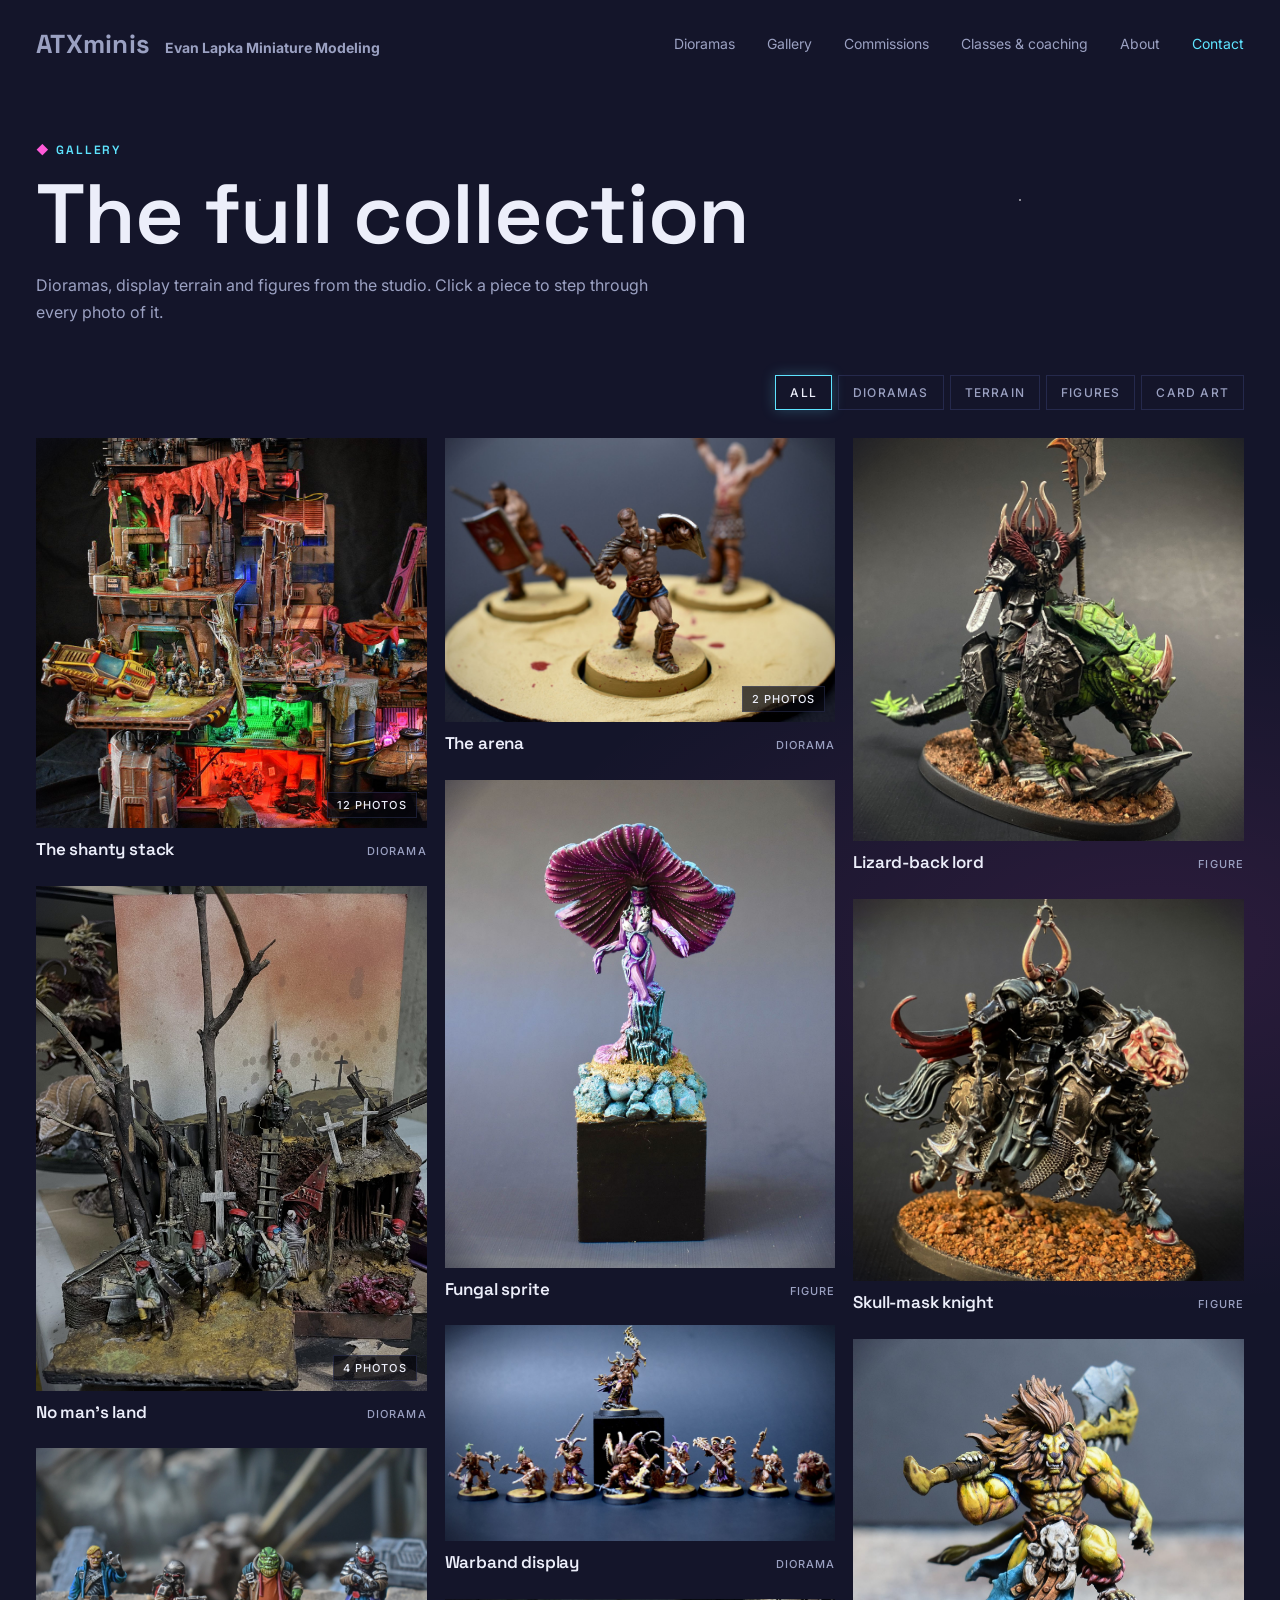
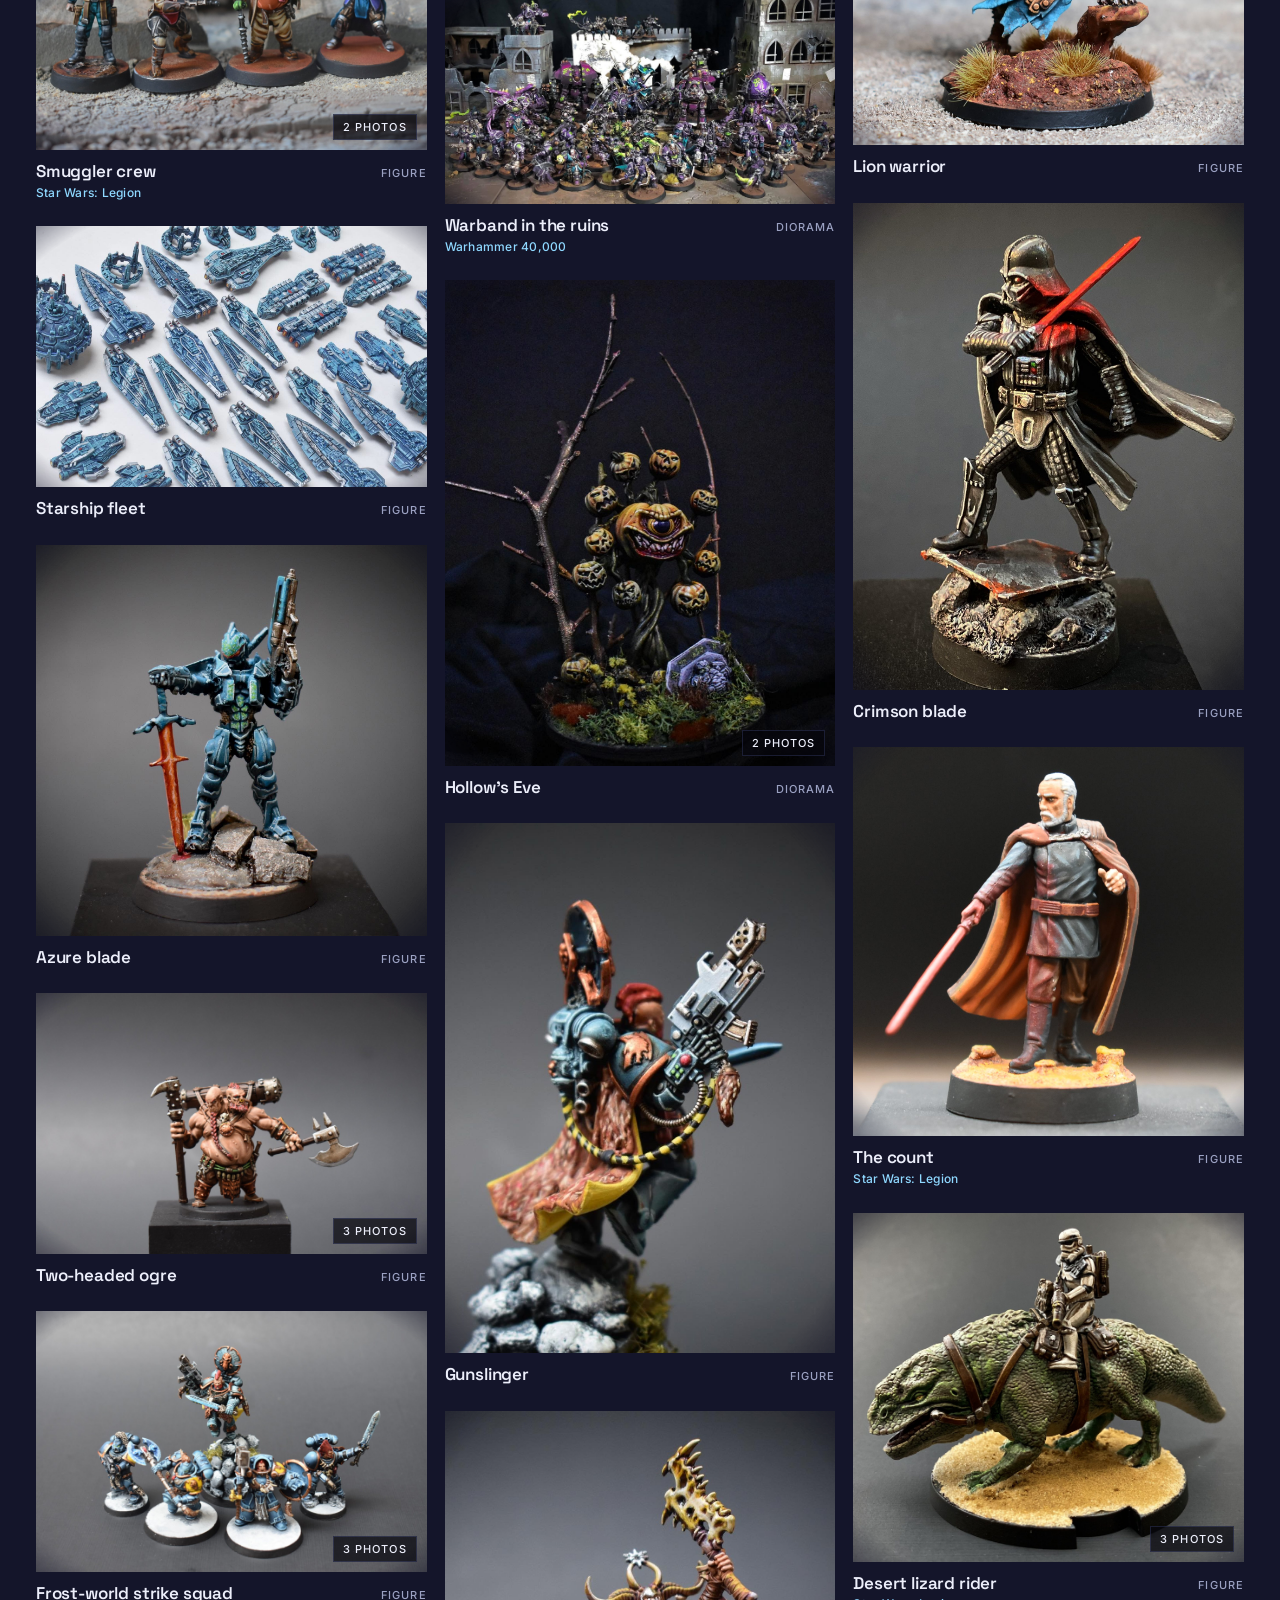
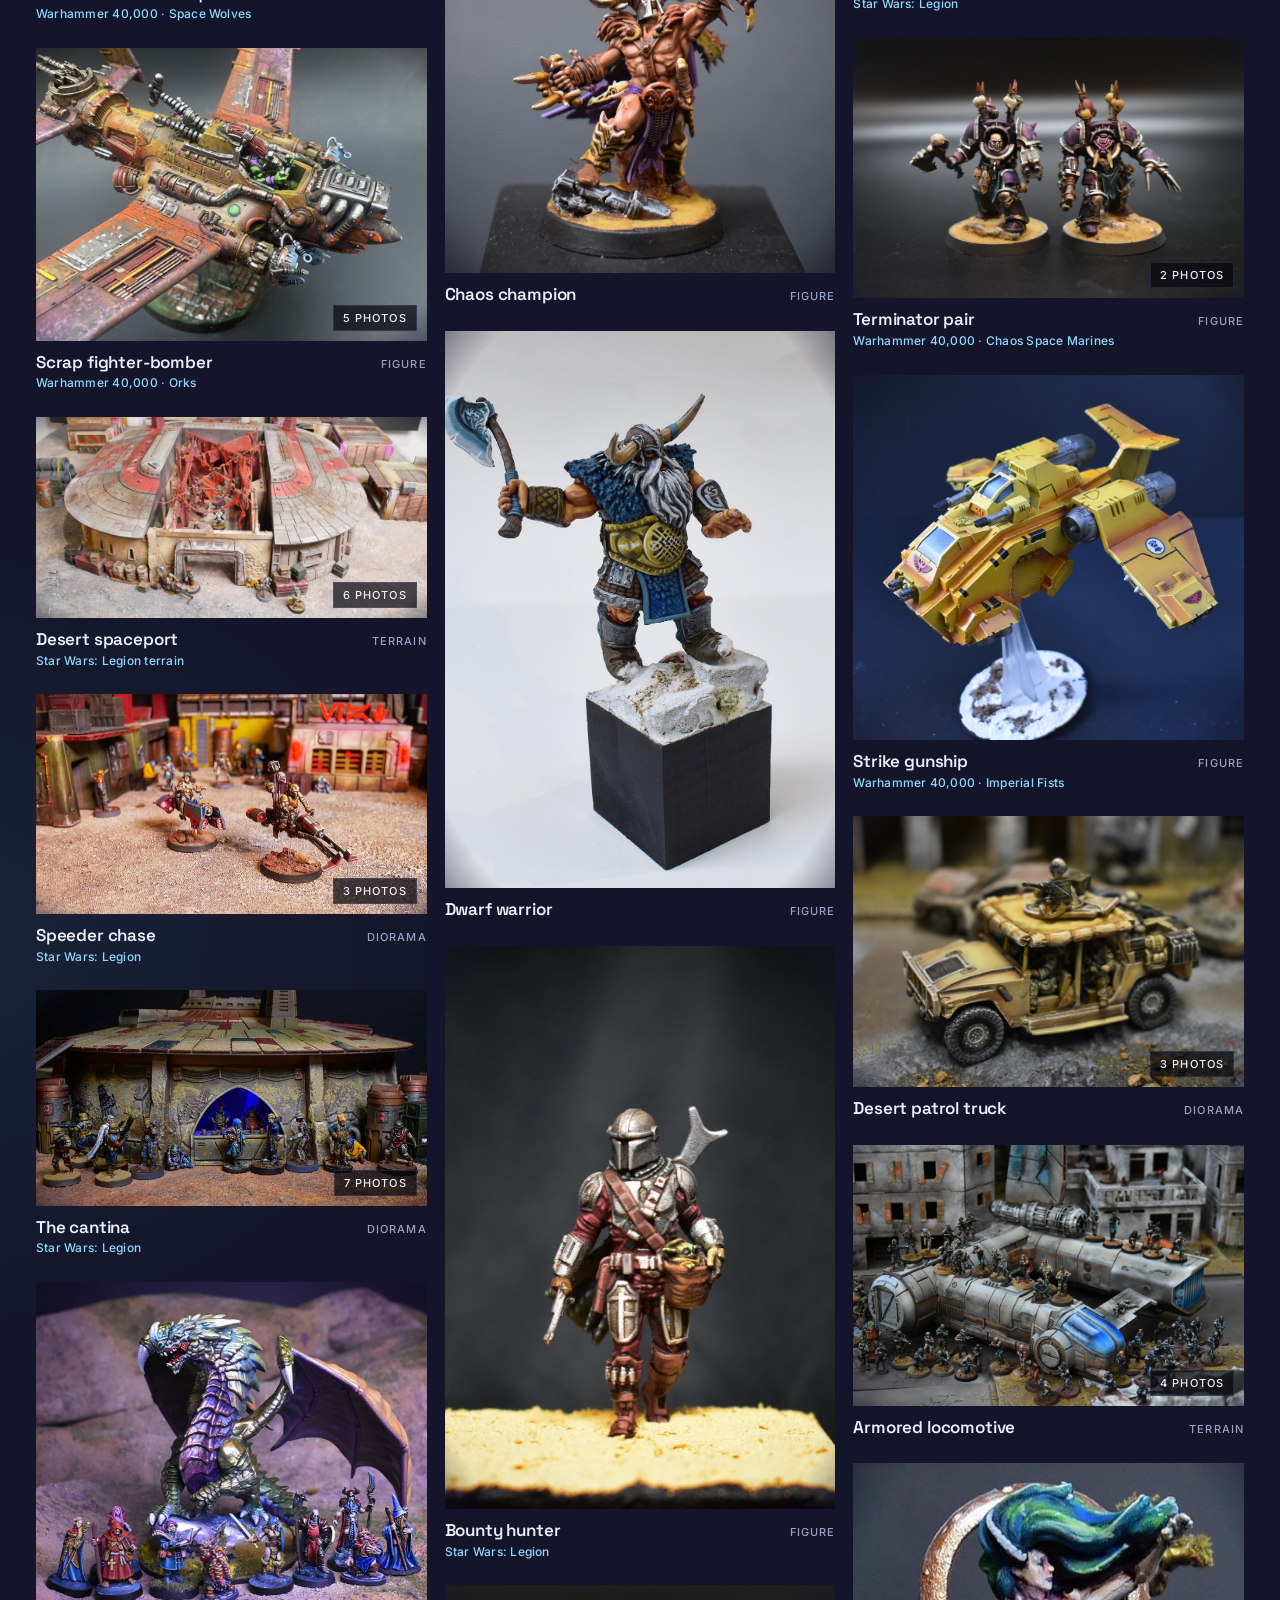
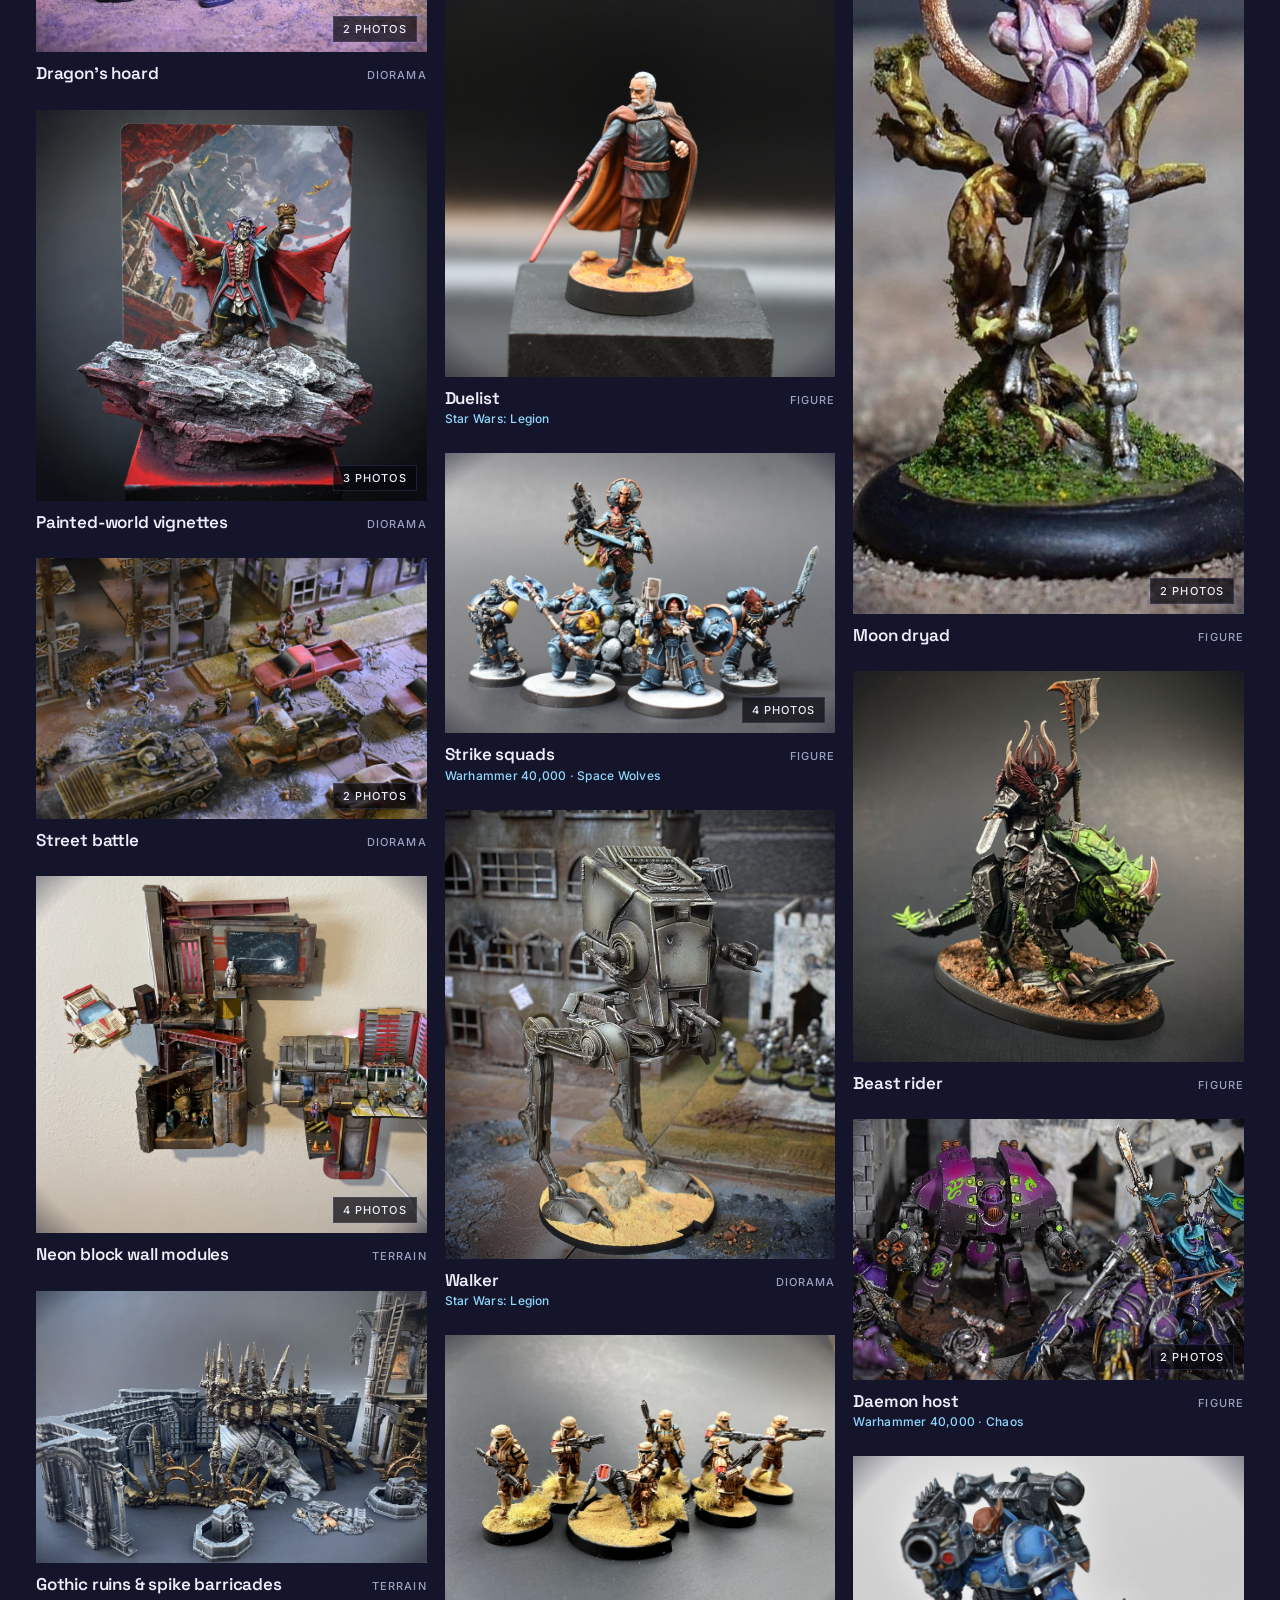
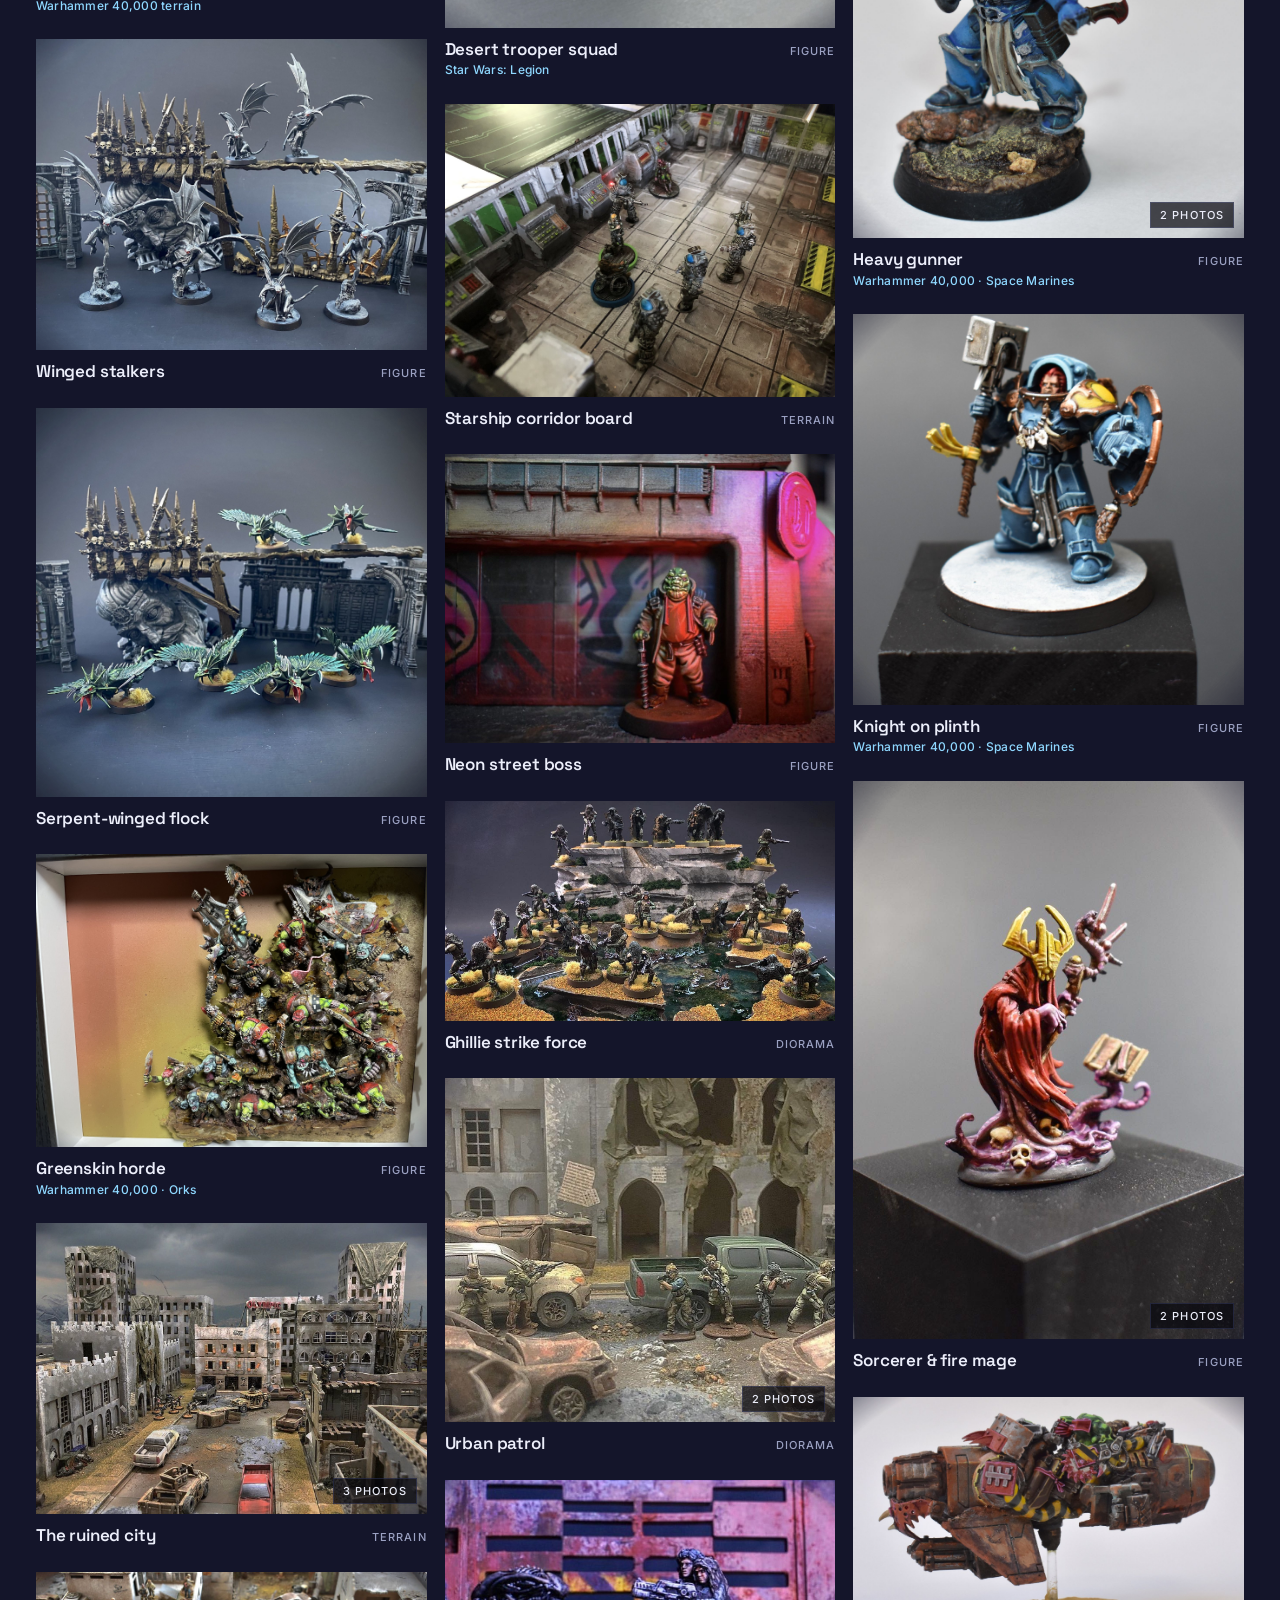
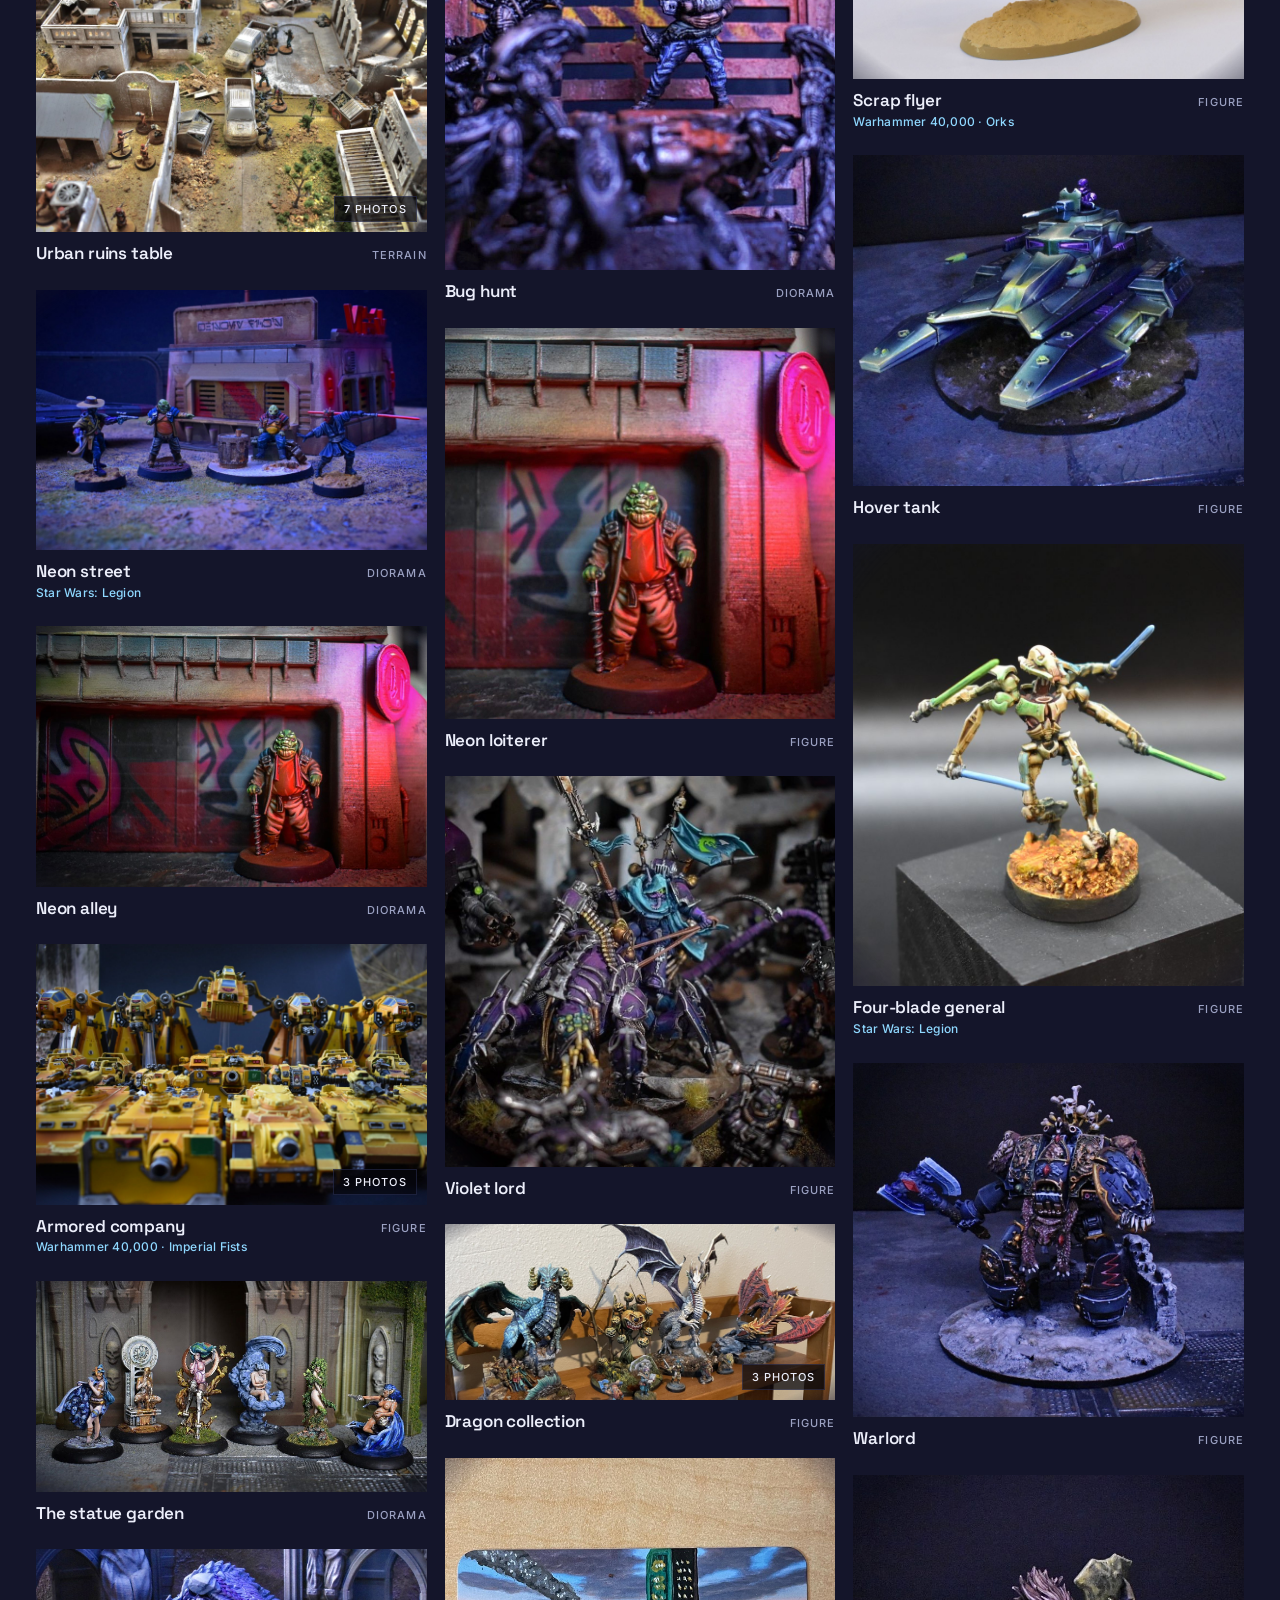
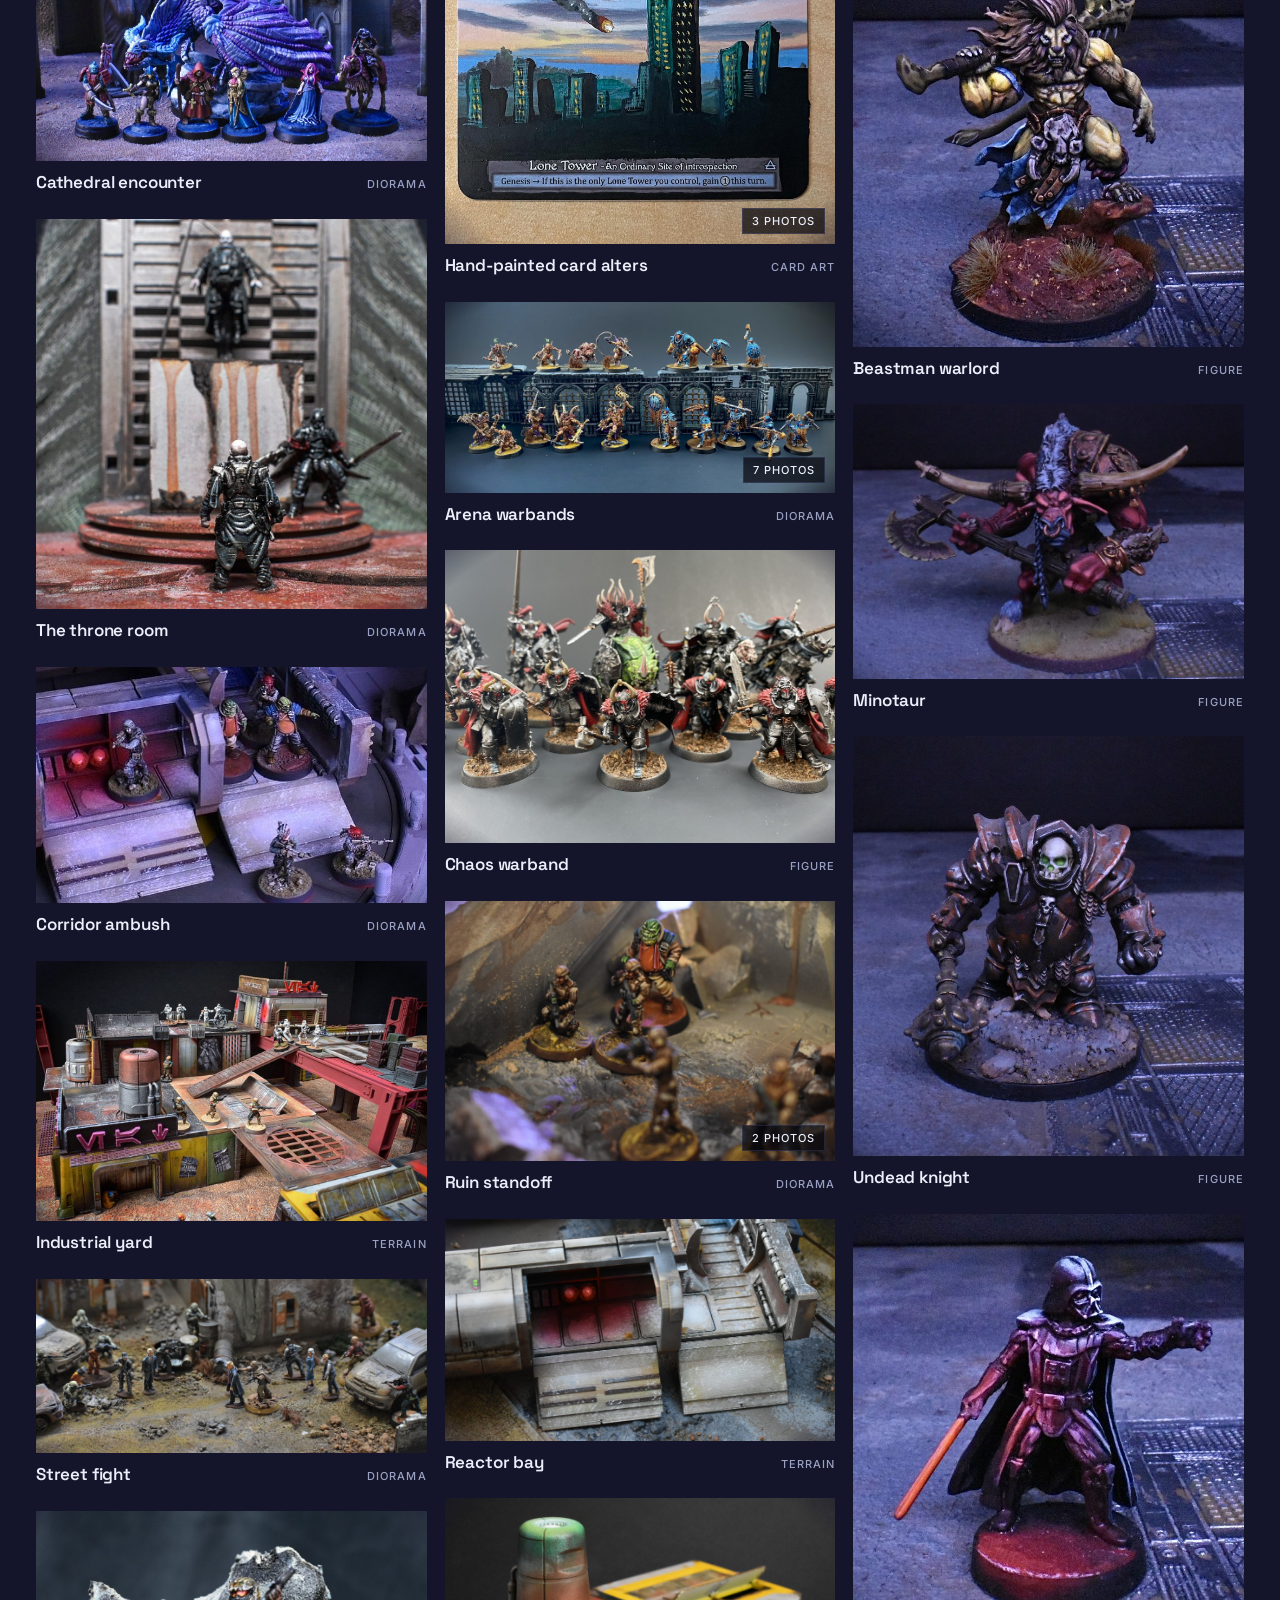
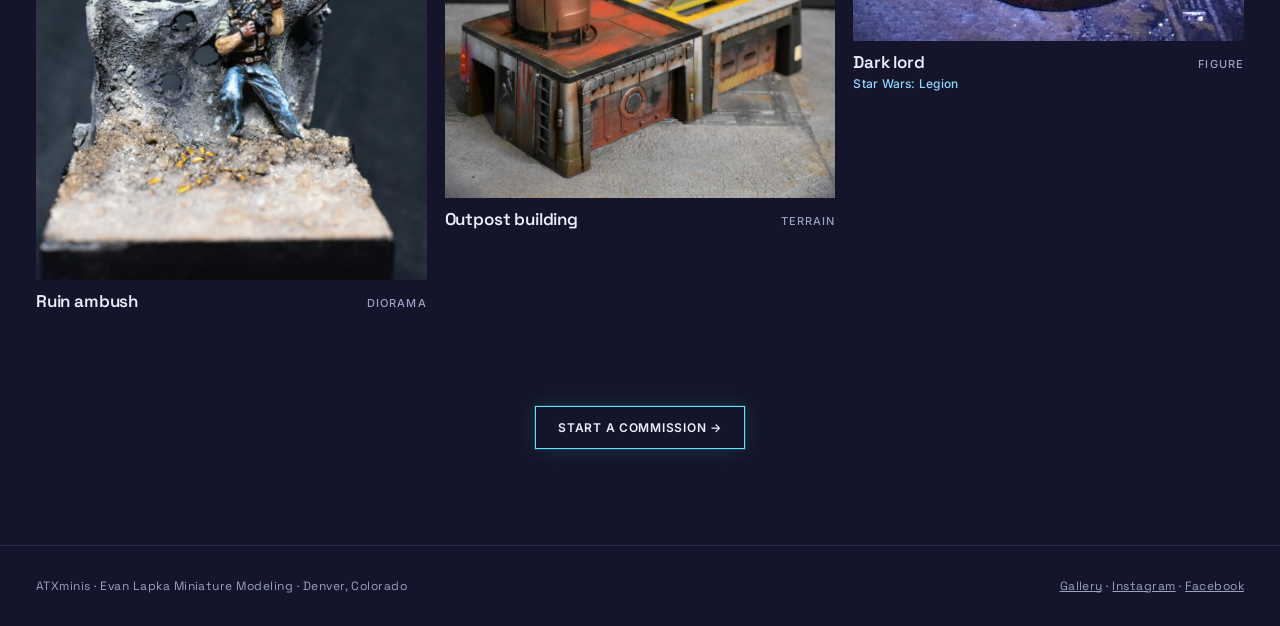
<file: gallery.html>
<!doctype html>
<html lang="en">
<head>
<meta charset="utf-8">
<meta name="viewport" content="width=device-width, initial-scale=1, viewport-fit=cover">
<title>Gallery | ATXminis</title>
<meta name="description" content="ATXminis: Evan Lapka Miniature Modeling. Display dioramas, large-scale terrain and display figures by commission, plus classes and virtual coaching. Denver, Colorado.">
<meta property="og:title" content="ATXminis | Evan Lapka Miniature Modeling">
<meta property="og:description" content="ATXminis: Evan Lapka Miniature Modeling. Display dioramas, large-scale terrain and display figures by commission, plus classes and virtual coaching. Denver, Colorado.">
<meta property="og:image" content="https://atxminis.com/img/hero-cantina.jpg">
<meta property="og:type" content="website">
<meta name="claude:viewport-fit-sides" content="cover">
<link rel="preconnect" href="https://fonts.googleapis.com">
<link rel="stylesheet" href="https://fonts.googleapis.com/css2?family=Space+Grotesk:wght@400;500;600;700&family=Inter:wght@400;500;600&display=swap">
<link rel="stylesheet" href="styles.css">
<style>body{margin:0} img{max-width:100%} [hidden]{display:none!important}</style>
</head>
<body>
<div class="wrap">
  <nav>
    <a class="mark" href="index.html">ATXminis <i>Evan Lapka Miniature Modeling</i></a>
    <ul>
      <li><a href="index.html#scenes">Dioramas</a></li>
      <li><a href="gallery.html">Gallery</a></li>
      <li><a href="index.html#commissions">Commissions</a></li>
      <li><a href="index.html#teaching">Classes &amp; coaching</a></li>
      <li><a href="index.html#about">About</a></li>
      <li><a class="cta" href="index.html#inquire">Contact</a></li>
    </ul>
  </nav>
</div>

<div class="wrap page-head">
  <span class="eyebrow">Gallery</span>
  <h1>The full collection</h1>
  <p>Dioramas, display terrain and figures from the studio. Click a piece to step through every photo of it.</p>
</div>

<section style="padding-top:40px"><div class="wrap">
  <div class="sec-head" style="margin-bottom:28px"><div></div>
    <div class="filters" role="group" aria-label="Filter work">
      <button type="button" data-f="all" aria-pressed="true">All</button>
      <button type="button" data-f="scene" aria-pressed="false">Dioramas</button>
      <button type="button" data-f="terrain" aria-pressed="false">Terrain</button>
      <button type="button" data-f="figure" aria-pressed="false">Figures</button>
      <button type="button" data-f="art" aria-pressed="false">Card art</button>
    </div>
  </div>
  <div class="masonry" id="grid"></div>
  <div class="more"><a class="btn" href="index.html#inquire">Start a commission →</a></div>
</div></section>

<footer><div class="wrap"><span>ATXminis · Evan Lapka Miniature Modeling · Denver, Colorado</span><span><a href="gallery.html">Gallery</a> · <a href="https://www.instagram.com/atxminis/">Instagram</a> · <a href="https://www.facebook.com/atxminis">Facebook</a></span></div></footer>
<dialog id="lb"><button type="button" id="lbx">Close ✕</button><button type="button" class="lbnav" id="lbp" aria-label="Previous photo">‹</button><button type="button" class="lbnav" id="lbn" aria-label="Next photo">›</button><img id="lbi" alt=""><p id="lbc"></p></dialog>

<script>
const groups=[["The shanty stack", "scene", ["shanty-spire", "shanty-lineup", "shanty-hovercar", "shanty-bar", "shanty-bar-2", "shanty-skiff", "shanty-skiff-3", "shanty-gunship", "shanty-skiff-2", "shanty-crane", "shanty-stack", "shanty-tower"]], ["No man's land", "scene", ["graveyard-trench", "graveyard-trench-2", "graveyard-trench-3", "graveyard-trench-4"]], ["Smuggler crew", "figure", ["smuggler-crew", "smuggler-crew-2"]], ["Starship fleet", "figure", ["star-fleet"]], ["Azure blade", "figure", ["azure-blade"]], ["Two-headed ogre", "figure", ["ogre", "ogre-3", "ogre-2"]], ["Frost-world strike squad", "figure", ["frost-squad", "frost-captain", "frost-captain-2"]], ["Scrap fighter-bomber", "figure", ["scrap-bomber-hd", "scrap-bomber-hd-2", "scrap-bomber-hd-3", "scrap-bomber-2", "scrap-bomber"]], ["Desert spaceport", "terrain", ["spaceport-1", "spaceport-5", "spaceport-2", "spaceport-3", "spaceport-4", "spaceport-alt"]], ["Speeder chase", "scene", ["speeder-chase", "speeder-bike", "speeder-bike-2"]], ["The cantina", "scene", ["cantina-bar", "cantina-gate", "cantina", "cantina-arch", "cantina-crew", "cantina-yard", "cantina-door"]], ["Dragon's hoard", "scene", ["dragon", "dragon-detail"]], ["Painted-world vignettes", "scene", ["vampire-vignette", "sorcerer-vignette", "dryad-vignette"]], ["Street battle", "scene", ["street-battle", "street-battle-2"]], ["Neon block wall modules", "terrain", ["wall-modules", "wall-module-shrine", "wall-module-tower", "wall-module-bay"]], ["Gothic ruins & spike barricades", "terrain", ["gothic-ruins"]], ["Winged stalkers", "figure", ["winged-stalkers"]], ["Serpent-winged flock", "figure", ["serpent-flock"]], ["Greenskin horde", "figure", ["greenskin-horde"]], ["The ruined city", "terrain", ["ruined-city-3", "ruined-city", "ruined-city-2"]], ["Urban ruins table", "terrain", ["urban-board", "urban-board-2", "urban-board-3", "city-board", "ruins-ambush", "ruin-patrol", "landing-zone"]], ["Neon street", "scene", ["street"]], ["Neon alley", "scene", ["neon-alley"]], ["Armored company", "figure", ["armored-company", "armored-company-2", "battle-tank"]], ["The statue garden", "scene", ["statues"]], ["Cathedral encounter", "scene", ["blue-dragon"]], ["The throne room", "scene", ["throne"]], ["Corridor ambush", "scene", ["corridor"]], ["Industrial yard", "terrain", ["industrial-yard"]], ["Street fight", "scene", ["street-fight"]], ["Ruin ambush", "scene", ["trooper"]], ["The arena", "scene", ["arena", "arena-2"]], ["Fungal sprite", "figure", ["mushroom"]], ["Warband display", "scene", ["warband"]], ["Warband in the ruins", "scene", ["ruins-warband"]], ["Hollow's Eve", "scene", ["pumpkin", "pumpkin-2"]], ["Gunslinger", "figure", ["gunslinger"]], ["Chaos champion", "figure", ["champion"]], ["Dwarf warrior", "figure", ["dwarf"]], ["Bounty hunter", "figure", ["hunter"]], ["Duelist", "figure", ["duelist"]], ["Strike squads", "figure", ["squad", "strike-squad-2", "trooper-squad", "jetpack-squad"]], ["Walker", "scene", ["walker"]], ["Desert trooper squad", "figure", ["desert-troopers"]], ["Starship corridor board", "terrain", ["corridor-board"]], ["Neon street boss", "figure", ["neon-boss"]], ["Ghillie strike force", "scene", ["ghillie-squad"]], ["Urban patrol", "scene", ["urban-patrol", "urban-patrol-2"]], ["Bug hunt", "scene", ["bug-hunt"]], ["Neon loiterer", "figure", ["neon-loiterer"]], ["Violet lord", "figure", ["violet-lord"]], ["Dragon collection", "figure", ["dragon-hoard-shelf", "dragon-shelf-2", "dragon-shelf-3"]], ["Hand-painted card alters", "art", ["card-tower", "card-mortality", "card-desert"]], ["Arena warbands", "scene", ["arena-warbands", "arena-warbands-6", "arena-warbands-7", "arena-warbands-2", "arena-warbands-3", "arena-warbands-4", "arena-warbands-5"]], ["Chaos warband", "figure", ["chaos-warband"]], ["Ruin standoff", "scene", ["ruin-standoff-2", "ruin-standoff"]], ["Reactor bay", "terrain", ["reactor-bay"]], ["Outpost building", "terrain", ["outpost-building"]], ["Lizard-back lord", "figure", ["lizard-lord"]], ["Skull-mask knight", "figure", ["skull-knight"]], ["Lion warrior", "figure", ["lion-warrior"]], ["Crimson blade", "figure", ["crimson-blade"]], ["The count", "figure", ["duelist-2"]], ["Desert lizard rider", "figure", ["beast-rider-2", "beast-rider-3", "beast-rider-4"]], ["Terminator pair", "figure", ["daemon-pair-hd", "daemon-pair"]], ["Strike gunship", "figure", ["gunship"]], ["Desert patrol truck", "scene", ["dumvee", "dumvee-2", "dumvee-3"]], ["Armored locomotive", "terrain", ["locomotive-city", "locomotive-hd", "locomotive-hd-2", "locomotive"]], ["Moon dryad", "figure", ["moon-dryad", "moon-dryad-2"]], ["Beast rider", "figure", ["beast-rider"]], ["Daemon host", "figure", ["purple-knight", "purple-host"]], ["Heavy gunner", "figure", ["marine", "marine-2"]], ["Knight on plinth", "figure", ["knight"]], ["Sorcerer & fire mage", "figure", ["sorcerer", "fire-mage"]], ["Scrap flyer", "figure", ["flyer"]], ["Hover tank", "figure", ["tank"]], ["Four-blade general", "figure", ["general"]], ["Warlord", "figure", ["warlord"]], ["Beastman warlord", "figure", ["beast"]], ["Minotaur", "figure", ["minotaur"]], ["Undead knight", "figure", ["undead-knight"]], ["Dark lord", "figure", ["dark-lord"]]];
const tags={"Smuggler crew": "Star Wars: Legion", "Frost-world strike squad": "Warhammer 40,000 \u00b7 Space Wolves", "Scrap fighter-bomber": "Warhammer 40,000 \u00b7 Orks", "Desert spaceport": "Star Wars: Legion terrain", "Speeder chase": "Star Wars: Legion", "The cantina": "Star Wars: Legion", "Gothic ruins & spike barricades": "Warhammer 40,000 terrain", "Greenskin horde": "Warhammer 40,000 \u00b7 Orks", "Neon street": "Star Wars: Legion", "Armored company": "Warhammer 40,000 \u00b7 Imperial Fists", "Warband in the ruins": "Warhammer 40,000", "Bounty hunter": "Star Wars: Legion", "Duelist": "Star Wars: Legion", "Strike squads": "Warhammer 40,000 \u00b7 Space Wolves", "Walker": "Star Wars: Legion", "Desert trooper squad": "Star Wars: Legion", "The count": "Star Wars: Legion", "Desert lizard rider": "Star Wars: Legion", "Terminator pair": "Warhammer 40,000 \u00b7 Chaos Space Marines", "Strike gunship": "Warhammer 40,000 \u00b7 Imperial Fists", "Daemon host": "Warhammer 40,000 \u00b7 Chaos", "Heavy gunner": "Warhammer 40,000 \u00b7 Space Marines", "Knight on plinth": "Warhammer 40,000 \u00b7 Space Marines", "Scrap flyer": "Warhammer 40,000 \u00b7 Orks", "Four-blade general": "Star Wars: Legion", "Dark lord": "Star Wars: Legion"};
const label={scene:"Diorama",terrain:"Terrain",figure:"Figure",art:"Card art"};
const grid=document.getElementById("grid");
const esc=x=>JSON.stringify(x).replace(/"/g,"&quot;");
grid.innerHTML=groups.map(([t,c,imgs])=>`<button class="work" data-cat="${c}" data-set="${esc(imgs.map(f=>["img/"+f+".jpg",tags[t]?t+" · "+tags[t]:t]))}"><div class="ph"><img src="img/${imgs[0]}.jpg" alt="${t}" loading="lazy">${imgs.length>1?`<span class="count">${imgs.length} photos</span>`:""}</div><div class="meta"><h3>${t}${tags[t]?`<small class="sys">${tags[t]}</small>`:""}</h3><span class="cat">${label[c]}</span></div></button>`).join("");
document.querySelectorAll(".filters button").forEach(b=>b.addEventListener("click",()=>{
  document.querySelectorAll(".filters button").forEach(x=>x.setAttribute("aria-pressed",x===b));
  const f=b.dataset.f; grid.querySelectorAll(".work").forEach(w=>w.hidden=!(f==="all"||w.dataset.cat===f));
}));
const lb=document.getElementById("lb"),lbi=document.getElementById("lbi"),lbc=document.getElementById("lbc"),lbp=document.getElementById("lbp"),lbn=document.getElementById("lbn");
let set=[],k=0;
const show=()=>{const [src,cap]=set[k];lbi.src=src;lbi.alt=cap;lbc.textContent=set.length>1?`${cap} · ${k+1} / ${set.length}`:cap;lbp.hidden=lbn.hidden=set.length<2};
document.addEventListener("click",e=>{const t=e.target.closest("[data-src],[data-set]"); if(!t||t.closest("dialog")) return;
  set=t.dataset.set?JSON.parse(t.dataset.set):[[t.dataset.src,t.dataset.cap]]; k=+(t.dataset.i||0); show();
  try{lb.showModal()}catch{lb.setAttribute("open","")}});
lbp.onclick=()=>{k=(k-1+set.length)%set.length;show()}; lbn.onclick=()=>{k=(k+1)%set.length;show()};
document.addEventListener("keydown",e=>{if(!lb.open)return; if(e.key==="ArrowLeft")lbp.click(); if(e.key==="ArrowRight")lbn.click()});
document.getElementById("lbx").onclick=()=>lb.close();
lb.addEventListener("click",e=>{if(e.target===lb) lb.close()});
</script>
</body>
</html>
</file>
<file: styles.css>
/* Layout: dark gallery wall. Full-bleed hero, quiet text, photographs carry the page. Brass accent = metallic paint. */
:root{
  --wall:#141312;        /* gallery wall, warm graphite */
  --plinth:#1d1b19;      /* raised surfaces */
  --line:#34302b;
  --ink:#ece6dc;         /* primary text */
  --dim:#a39a8d;         /* secondary text */
  --brass:#c9a25e;       /* accent */
  --f-display:"Instrument Serif", "Iowan Old Style", Georgia, serif;
  --f-body:"Manrope", system-ui, -apple-system, "Segoe UI", sans-serif;
  --f-mono:"IBM Plex Mono", ui-monospace, Menlo, monospace;
  color-scheme:dark;
}
*{box-sizing:border-box}
body{background:var(--wall);color:var(--ink);font:400 16px/1.65 var(--f-body);-webkit-font-smoothing:antialiased}
a{color:inherit}
:focus-visible{outline:2px solid var(--brass);outline-offset:3px}
.wrap{max-width:1240px;margin:0 auto;padding-left:max(16px,env(safe-area-inset-left,0px));padding-right:max(16px,env(safe-area-inset-right,0px))}
.eyebrow{font:500 11px/1 var(--f-mono);letter-spacing:.16em;text-transform:uppercase;color:var(--brass)}
h1,h2,h3{font-family:var(--f-display);font-weight:400;text-wrap:balance;margin:0}
h2{font-size:clamp(34px,5vw,56px);line-height:1.05}
h3{font-size:26px;line-height:1.15}
p{margin:0;max-width:62ch}
.draftnote{background:var(--brass);color:#1a1612;font:500 12px/1.4 var(--f-mono);text-align:center;padding-block:8px;padding-left:max(16px,env(safe-area-inset-left,0px));padding-right:max(16px,env(safe-area-inset-right,0px))}

/* nav */
nav{display:flex;justify-content:space-between;align-items:center;gap:16px;padding-block:22px;flex-wrap:wrap}
.mark{font-family:var(--f-display);font-size:26px;letter-spacing:.01em;text-decoration:none}
.mark i{color:var(--dim);font-size:18px}
nav ul{display:flex;gap:clamp(14px,3vw,32px);list-style:none;margin:0;padding:0;font-size:14px;flex-wrap:wrap}
nav a{text-decoration:none;color:var(--dim)} nav a:hover{color:var(--ink)}
nav .cta{color:var(--brass)}

/* hero */
.hero{position:relative}
.hero img{display:block;width:100%;aspect-ratio:16/8;object-fit:cover;max-height:78vh}
.hero-cap{display:grid;grid-template-columns:minmax(0,1.3fr) minmax(0,1fr);gap:40px;align-items:end;padding-block:48px 72px}
.hero-cap h1{font-size:clamp(44px,7.4vw,96px);line-height:.95;letter-spacing:-.01em}
.hero-cap h1 em{color:var(--brass)}
.hero-cap p{color:var(--dim);font-size:17px}
.btn{display:inline-flex;align-items:center;gap:10px;margin-top:22px;padding:13px 22px;border:1px solid var(--brass);color:var(--ink);text-decoration:none;font:500 14px var(--f-body);letter-spacing:.02em;background:transparent;cursor:pointer}
.btn:hover{background:var(--brass);color:var(--wall)}

/* credentials */
.creds{border-block:1px solid var(--line)}
.creds ul{display:flex;flex-wrap:wrap;gap:12px 40px;list-style:none;margin:0;padding:22px 0;font:400 13px var(--f-mono);color:var(--dim);letter-spacing:.04em}
.creds b{color:var(--ink);font-weight:500}

section{padding-block:96px}
.sec-head{display:flex;justify-content:space-between;align-items:end;gap:24px;flex-wrap:wrap;margin-bottom:40px}
.sec-head > div:first-child{display:grid;gap:14px}

/* filters */
.filters{display:flex;gap:6px;flex-wrap:wrap}
.filters button{background:none;border:1px solid var(--line);color:var(--dim);font:500 12px var(--f-mono);letter-spacing:.08em;text-transform:uppercase;padding:9px 14px;cursor:pointer}
.filters button[aria-pressed="true"]{border-color:var(--brass);color:var(--ink)}

/* gallery */
.grid{display:grid;grid-template-columns:repeat(3,minmax(0,1fr));gap:28px 20px}
.work{display:grid;gap:12px;cursor:zoom-in;background:none;border:0;padding:0;text-align:left;color:inherit;font:inherit}
.work .ph{overflow:hidden;background:var(--plinth);aspect-ratio:4/5}
.work img{width:100%;height:100%;object-fit:cover;display:block;transition:transform .6s ease}
.work:hover img{transform:scale(1.035)}
.work .meta{display:flex;justify-content:space-between;gap:12px;align-items:baseline}
.work h3{font-size:21px}
.work .cat{font:400 11px var(--f-mono);letter-spacing:.12em;text-transform:uppercase;color:var(--dim);white-space:nowrap}

/* feature */
.feature{background:var(--plinth)}
.feature-grid{display:grid;grid-template-columns:repeat(6,minmax(0,1fr));gap:12px;margin-top:40px}
.feature-grid button{padding:0;border:0;background:none;cursor:zoom-in;overflow:hidden}
.feature-grid img{width:100%;height:100%;object-fit:cover;display:block}
.fg-a{grid-column:span 4;grid-row:span 2}
.fg-b,.fg-c{grid-column:span 2}
.fg-d,.fg-e{grid-column:span 3}
.feature-text{display:grid;grid-template-columns:minmax(0,1.2fr) minmax(0,1fr);gap:48px;align-items:start}
.specs{display:grid;grid-template-columns:auto 1fr;gap:10px 24px;font:400 13px var(--f-mono);border-top:1px solid var(--line);padding-top:18px;margin:0}
.specs dt{color:var(--dim);letter-spacing:.08em;text-transform:uppercase;font-size:11px;padding-top:2px}
.specs dd{margin:0}
.tbd{color:var(--brass)}

/* commissions */
.offer{display:grid;grid-template-columns:repeat(3,minmax(0,1fr));gap:20px;margin-bottom:72px}
.offer article{border-top:1px solid var(--brass);padding-top:20px;display:grid;gap:10px;align-content:start}
.offer p{color:var(--dim);font-size:15px}
.offer .from{font:500 13px var(--f-mono);color:var(--ink);margin-top:6px}
.terms{display:grid;grid-template-columns:repeat(4,minmax(0,1fr));gap:20px;list-style:none;margin:0 0 56px;padding:22px 0;border-block:1px solid var(--line)}
.terms li{display:grid;gap:4px;color:var(--dim);font-size:14px}
.terms b{font-family:var(--f-display);font-weight:400;font-size:22px;color:var(--ink)}
@media (max-width:900px){.terms{grid-template-columns:repeat(2,minmax(0,1fr))}}
.steps{display:grid;grid-template-columns:repeat(4,minmax(0,1fr));gap:20px;list-style:none;margin:0;padding:0;counter-reset:s}
.steps li{counter-increment:s;display:grid;gap:8px;align-content:start}
.steps li::before{content:counter(s,decimal-leading-zero);font:500 12px var(--f-mono);color:var(--brass)}
.steps b{font-weight:600}
.steps span{color:var(--dim);font-size:15px}

/* about */
.about{display:grid;grid-template-columns:minmax(0,1fr) minmax(0,1fr);gap:56px;align-items:center}
.about img{width:100%;display:block}
.about .body{display:grid;gap:18px}
.about .body p{color:var(--dim)}
.about .body p:first-of-type{color:var(--ink);font-family:var(--f-display);font-size:28px;line-height:1.25}

/* form */
.inquire{border-top:1px solid var(--line)}
.inq-grid{display:grid;grid-template-columns:minmax(0,.8fr) minmax(0,1.2fr);gap:56px}
form{display:grid;grid-template-columns:1fr 1fr;gap:18px}
.f{display:grid;gap:7px;min-width:0}
.f.full{grid-column:1/-1}
label{font:500 11px var(--f-mono);letter-spacing:.12em;text-transform:uppercase;color:var(--dim)}
input,select,textarea{width:100%;background:var(--plinth);border:1px solid var(--line);color:var(--ink);font:400 15px var(--f-body);padding:12px 14px;border-radius:0}
textarea{min-height:120px;resize:vertical}
input:focus,select:focus,textarea:focus{border-color:var(--brass);outline:none}
.formmsg{grid-column:1/-1;font:400 13px var(--f-mono);color:var(--brass)}
.contact-alt{color:var(--dim);font-size:15px;display:grid;gap:10px;margin-top:22px}
.contact-alt code{font:400 14px var(--f-mono);color:var(--ink);user-select:all}

footer{border-top:1px solid var(--line);padding-block:32px;font:400 12px var(--f-mono);color:var(--dim);letter-spacing:.04em}
footer .wrap{display:flex;justify-content:space-between;gap:16px;flex-wrap:wrap}

/* lightbox */
dialog{border:0;padding:0;background:transparent;max-width:min(94vw,1600px);max-height:92vh}
dialog::backdrop{background:rgba(10,9,8,.94)}
dialog img{display:block;max-width:100%;max-height:86vh;margin:0 auto}
dialog p{color:var(--dim);font:400 13px var(--f-mono);text-align:center;padding-top:12px;max-width:none}
dialog button{position:fixed;top:calc(14px + env(safe-area-inset-top,0px));right:max(16px,env(safe-area-inset-right,0px));background:none;border:1px solid var(--line);color:var(--ink);font:500 12px var(--f-mono);padding:8px 12px;cursor:pointer}

@media (max-width:900px){
  .grid{grid-template-columns:repeat(2,minmax(0,1fr))}
  .hero-cap,.feature-text,.about,.inq-grid{grid-template-columns:minmax(0,1fr);gap:28px}
  .offer{grid-template-columns:minmax(0,1fr)}
  .steps{grid-template-columns:repeat(2,minmax(0,1fr))}
  section{padding-block:64px}
}
@media (max-width:520px){
  .grid{grid-template-columns:minmax(0,1fr)}
  form{grid-template-columns:minmax(0,1fr)}
  .steps{grid-template-columns:minmax(0,1fr)}
  .feature-grid{grid-template-columns:minmax(0,1fr)}
  .fg-a,.fg-b,.fg-c,.fg-d,.fg-e{grid-column:auto;grid-row:auto}
  .hero img{aspect-ratio:4/3}
}
@media (prefers-reduced-motion:reduce){*{transition:none!important}}

/* scenes */
.scenes{display:grid;gap:88px}
.scene{display:grid;grid-template-columns:minmax(0,2fr) minmax(0,1fr);gap:36px;align-items:end}
.scene:nth-child(even){grid-template-columns:minmax(0,1fr) minmax(0,2fr)}
.scene:nth-child(even) .scene-img{order:2}
.scene-img{padding:0;border:0;background:var(--plinth);cursor:zoom-in;overflow:hidden;display:block;width:100%}
.scene-img img{display:block;width:100%;height:auto;max-height:78vh;object-fit:contain;transition:transform .8s ease}
.scene-img:hover img{transform:scale(1.025)}
.scene-txt{display:grid;gap:12px;padding-bottom:6px}
.scene-txt p{color:var(--dim)}
.more{display:flex;justify-content:center;padding-top:72px}
/* gallery page */
.masonry{columns:3 320px;column-gap:18px}
.masonry .work{break-inside:avoid;margin-bottom:26px;width:100%}
.masonry .ph{aspect-ratio:auto}
.masonry img{height:auto}
.page-head{padding-block:56px 8px;display:grid;gap:16px}
.page-head h1{font-size:clamp(44px,7vw,84px);line-height:1}
.page-head p{color:var(--dim)}
@media (max-width:900px){.scene,.scene:nth-child(even){grid-template-columns:minmax(0,1fr);gap:18px}.scene:nth-child(even) .scene-img{order:0}.scenes{gap:56px}}

/* ===== Theme: deep-space gallery. Fantasy engraved display face + sci-fi HUD labels; plasma cyan / arcane magenta glow. ===== */
:root{
  --wall:#07070e;        /* void */
  --plinth:#0f0e1c;      /* raised panels */
  --line:rgba(130,150,255,.16);
  --ink:#eceefa;
  --dim:#9ba1c2;
  --brass:#5ee4ff;       /* plasma cyan (accent) */
  --arcane:#ff5ad9;      /* arcane magenta (second accent) */
  --f-display:"Cinzel", "Trajan Pro", Georgia, serif;
  --f-body:"Manrope", system-ui, -apple-system, "Segoe UI", sans-serif;
  --f-mono:"Chakra Petch", ui-monospace, Menlo, monospace;
}
body{background:
  radial-gradient(1200px 700px at 85% -10%, rgba(255,90,217,.10), transparent 60%),
  radial-gradient(1000px 800px at -10% 30%, rgba(94,228,255,.08), transparent 60%),
  radial-gradient(900px 700px at 70% 90%, rgba(120,80,255,.08), transparent 60%),
  var(--wall);background-attachment:fixed}
body::after{content:"";position:fixed;inset:0;pointer-events:none;z-index:0;opacity:.5;
  background-image:radial-gradient(1px 1px at 20px 30px,#fff 50%,transparent 51%),radial-gradient(1px 1px at 140px 90px,#cfe 50%,transparent 51%),radial-gradient(1.5px 1.5px at 260px 200px,#fff 50%,transparent 51%),radial-gradient(1px 1px at 330px 40px,#fdf 50%,transparent 51%),radial-gradient(1px 1px at 80px 260px,#fff 50%,transparent 51%);
  background-size:380px 300px}
body > *{position:relative;z-index:1}
h1,h2,h3{letter-spacing:.02em}
h2{font-size:clamp(30px,4.4vw,50px);font-weight:500}
h3{font-size:22px;font-weight:500}
.mark{font-family:var(--f-display);font-weight:600;letter-spacing:.06em}
.mark i{font-family:var(--f-mono);font-style:normal;font-size:12px;letter-spacing:.14em;text-transform:uppercase;color:var(--dim);margin-left:8px}
.eyebrow{font-family:var(--f-mono);letter-spacing:.24em;color:var(--brass);text-shadow:0 0 12px rgba(94,228,255,.45)}
.eyebrow::before{content:"◆ ";color:var(--arcane)}
.hero{overflow:hidden}
.hero img{max-height:86vh;-webkit-mask-image:linear-gradient(#000 55%,transparent 100%);mask-image:linear-gradient(#000 55%,transparent 100%)}
.hero-cap{margin-top:-14vh;position:relative;padding-top:0}
.hero-cap h1{font-size:clamp(38px,6.2vw,84px);font-weight:500;line-height:1.02;text-shadow:0 4px 40px rgba(0,0,0,.8)}
.hero-cap h1 em{font-style:normal;background:linear-gradient(90deg,var(--brass),var(--arcane));-webkit-background-clip:text;background-clip:text;color:transparent}
.btn{border-color:var(--brass);box-shadow:0 0 0 1px rgba(94,228,255,.15),0 0 24px rgba(94,228,255,.12);font-family:var(--f-mono);text-transform:uppercase;letter-spacing:.14em;font-size:12px}
.btn:hover{background:linear-gradient(90deg,var(--brass),var(--arcane));color:#07070e;border-color:transparent}
nav .cta{color:var(--brass)}
.creds{background:rgba(15,14,28,.6)}
.feature{background:linear-gradient(180deg,transparent,rgba(15,14,28,.75) 15%,rgba(15,14,28,.75) 85%,transparent)}
/* images melt into the void */
.scene-img,.feature-grid button,.work .ph{background:transparent}
.scene-img img{-webkit-mask-image:radial-gradient(ellipse 72% 70% at 50% 50%,#000 62%,transparent 100%);mask-image:radial-gradient(ellipse 72% 70% at 50% 50%,#000 62%,transparent 100%)}
.feature-grid img{-webkit-mask-image:radial-gradient(ellipse 80% 80% at 50% 50%,#000 70%,transparent 100%);mask-image:radial-gradient(ellipse 80% 80% at 50% 50%,#000 70%,transparent 100%)}
.work .ph{position:relative}
.work .ph img{-webkit-mask-image:radial-gradient(ellipse 85% 85% at 50% 50%,#000 72%,transparent 100%);mask-image:radial-gradient(ellipse 85% 85% at 50% 50%,#000 72%,transparent 100%)}
.work:hover .ph img,.scene-img:hover img{filter:brightness(1.08) saturate(1.1)}
.scene-img{position:relative}
.count{position:absolute;right:10px;bottom:10px;font:500 11px var(--f-mono);letter-spacing:.14em;text-transform:uppercase;color:var(--ink);background:rgba(7,7,14,.7);border:1px solid var(--line);padding:5px 9px}
.scene.wide{grid-template-columns:minmax(0,1fr)!important}
.scene.wide .scene-txt{max-width:62ch}
.trio{display:grid;grid-template-columns:repeat(3,minmax(0,1fr));gap:8px}
.trio .scene-img img{aspect-ratio:1;object-fit:cover;max-height:none}
.offer article{border-top:1px solid transparent;border-image:linear-gradient(90deg,var(--brass),var(--arcane)) 1}
.terms b{font-size:18px}
.specs dt,.work .cat,.filters button,label{font-family:var(--f-mono)}
.filters button[aria-pressed="true"]{border-color:var(--brass);color:var(--ink);box-shadow:0 0 14px rgba(94,228,255,.25)}
input,select,textarea{background:rgba(15,14,28,.8)}
.lbnav{position:fixed;top:50%;transform:translateY(-50%);background:rgba(7,7,14,.6);border:1px solid var(--line);color:var(--ink);font-size:28px;width:44px;height:64px;cursor:pointer}
#lbp{left:max(12px,env(safe-area-inset-left,0px))} #lbn{right:max(12px,env(safe-area-inset-right,0px))}
dialog::backdrop{background:radial-gradient(circle at 50% 40%,rgba(30,20,60,.92),rgba(5,5,10,.97))}
@media (max-width:520px){.trio{grid-template-columns:minmax(0,1fr)}.hero-cap{margin-top:-6vh}}

/* ===== v3: clearer type, seamless hero ===== */
:root{
  --wall:#14152a;
  --plinth:#1b1c34;
  --f-display:"Space Grotesk", "Inter", system-ui, sans-serif;
  --f-body:"Inter", system-ui, -apple-system, "Segoe UI", sans-serif;
  --f-mono:"Space Grotesk", "Inter", system-ui, sans-serif;
}
body{font-size:16px;line-height:1.7;background:
  radial-gradient(1100px 600px at 90% 8%, rgba(255,90,217,.10), transparent 60%),
  radial-gradient(900px 700px at -5% 35%, rgba(94,228,255,.07), transparent 60%),
  var(--wall)}
h1,h2,h3{letter-spacing:-.01em;font-weight:600}
h2{font-size:clamp(30px,4vw,46px)}
h3{font-size:20px}
.mark{font-weight:700;letter-spacing:.01em}
.mark i{font-family:var(--f-body);text-transform:none;letter-spacing:0;font-size:14px}
.eyebrow{font-weight:600;letter-spacing:.16em;font-size:12px;text-shadow:none}
.hero-cap h1{font-weight:600;letter-spacing:-.02em;line-height:1.02}
.hero-cap h1 em{background:none;-webkit-background-clip:initial;background-clip:initial;color:var(--brass)}
.hero-cap p,.scene-txt p,.offer p,.steps span,.about .body p{font-size:16px;color:#b4b9d6}
.btn{font-family:var(--f-body);font-weight:600;letter-spacing:.06em}
.btn:hover{background:var(--brass);color:#0b0b18}
.work h3{font-size:17px}
.work .cat,.specs dt,.filters button,label,.count{font-family:var(--f-body);font-weight:500;letter-spacing:.1em}
/* hero melts into the page on every edge */
.hero{background:var(--wall)}
.hero img{-webkit-mask-image:radial-gradient(ellipse 56% 74% at 50% 46%,#000 50%,transparent 100%);mask-image:radial-gradient(ellipse 56% 74% at 50% 46%,#000 50%,transparent 100%);max-height:90vh}
.hero::after{content:"";position:absolute;inset:auto 0 0;height:30%;background:linear-gradient(transparent,var(--wall));pointer-events:none}
.hero-cap{z-index:2}
.creds{background:transparent;border-color:var(--line)}
#figures .grid{grid-template-columns:repeat(4,minmax(0,1fr))}
@media (max-width:900px){#figures .grid{grid-template-columns:repeat(2,minmax(0,1fr))}}
/* lightbox: pinned full-screen layer (body > * rule was making it position:relative, so it opened off-screen) */
body > dialog#lb{position:fixed;inset:0;z-index:1000;margin:0;width:100%;height:100%;max-width:none;max-height:none;padding:56px 72px 20px;box-sizing:border-box;background:rgba(5,5,10,.96);overflow:hidden}
body > dialog#lb[open]{display:flex;flex-direction:column;align-items:center;justify-content:center}
#lb img{max-width:100%;max-height:calc(100% - 44px);width:auto;height:auto;object-fit:contain;margin:0}
#lb p{flex:none}
#lbx{z-index:2}
#lbp,#lbn{right:auto;z-index:2}
#lbn{right:max(12px,env(safe-area-inset-right,0px));left:auto}
@media (max-width:640px){body > dialog#lb{padding:56px 8px 16px}.lbnav{width:36px;height:52px;font-size:22px}}
.teach-photo{display:block;width:100%;padding:0;border:0;background:none;cursor:zoom-in;margin:0 0 40px}
.teach-photo img{display:block;width:100%;height:min(44vw,480px)!important;aspect-ratio:auto;object-fit:cover;object-position:50% 62%;-webkit-mask-image:linear-gradient(#000 75%,transparent);mask-image:linear-gradient(#000 75%,transparent)}
/* full-bleed battle banner (ork horde) */
.battle{position:relative;padding:0;margin:24px 0 8px}
.battle-img{display:block;width:100%;padding:0;border:0;background:none;cursor:zoom-in}
.battle-img img{display:block;width:100%;aspect-ratio:2/1;object-fit:cover;max-height:92vh;-webkit-mask-image:radial-gradient(ellipse 60% 78% at 50% 48%,#000 52%,transparent 100%);mask-image:radial-gradient(ellipse 60% 78% at 50% 48%,#000 52%,transparent 100%)}
.battle-cap{position:absolute;left:0;right:0;bottom:6%;pointer-events:none}
.battle-cap h2{text-shadow:0 4px 30px rgba(0,0,0,.85)}
@media (max-width:640px){.battle-img img{aspect-ratio:4/3}.battle-cap{position:static;margin-top:8px}}
.teach-pair{display:grid;grid-template-columns:1.6fr 1fr;gap:16px;margin:0 0 40px}
.teach-pair .teach-photo{margin:0}
.teach-pair .teach-photo img{height:min(40vw,440px)!important}
.teach-pair .teach-photo:last-child img{object-position:50% 50%}
@media(max-width:700px){.teach-pair{grid-template-columns:1fr}.teach-pair .teach-photo img{height:min(70vw,380px)!important}}
.about img{height:auto!important;aspect-ratio:1/1;object-fit:cover;object-position:60% 50%}
.work .meta h3 .sys{display:block;margin-top:3px;font:500 12px/1.3 var(--f-body);letter-spacing:.02em;color:#8fd8ff}
/* hero + battle banner at 80% so the upscaled photos stay crisp; soft edges all round */
@media (min-width:641px){
.hero img,.battle-img img{width:80%;margin-inline:auto;max-height:72vh;--fx:linear-gradient(90deg,transparent,#000 14%,#000 86%,transparent);--fy:linear-gradient(transparent,#000 12%,#000 78%,transparent);-webkit-mask-image:var(--fx),var(--fy);-webkit-mask-composite:source-in;mask-image:var(--fx),var(--fy);mask-composite:intersect}
.hero-cap{margin-top:-9vh}
.hero img{width:62%;max-height:none;height:auto;aspect-ratio:auto;object-fit:contain;--fx:linear-gradient(90deg,transparent,rgba(0,0,0,.12) 1.5%,rgba(0,0,0,.4) 4%,rgba(0,0,0,.72) 7.5%,rgba(0,0,0,.92) 11%,#000 14%,#000 86%,rgba(0,0,0,.92) 89%,rgba(0,0,0,.72) 92.5%,rgba(0,0,0,.4) 96%,rgba(0,0,0,.12) 98.5%,transparent);--fy:linear-gradient(transparent,rgba(0,0,0,.5) 6%,#000 16%,#000 72%,rgba(0,0,0,.6) 86%,transparent)}
.hero-cap{margin-top:-2vh}
}
</file>
